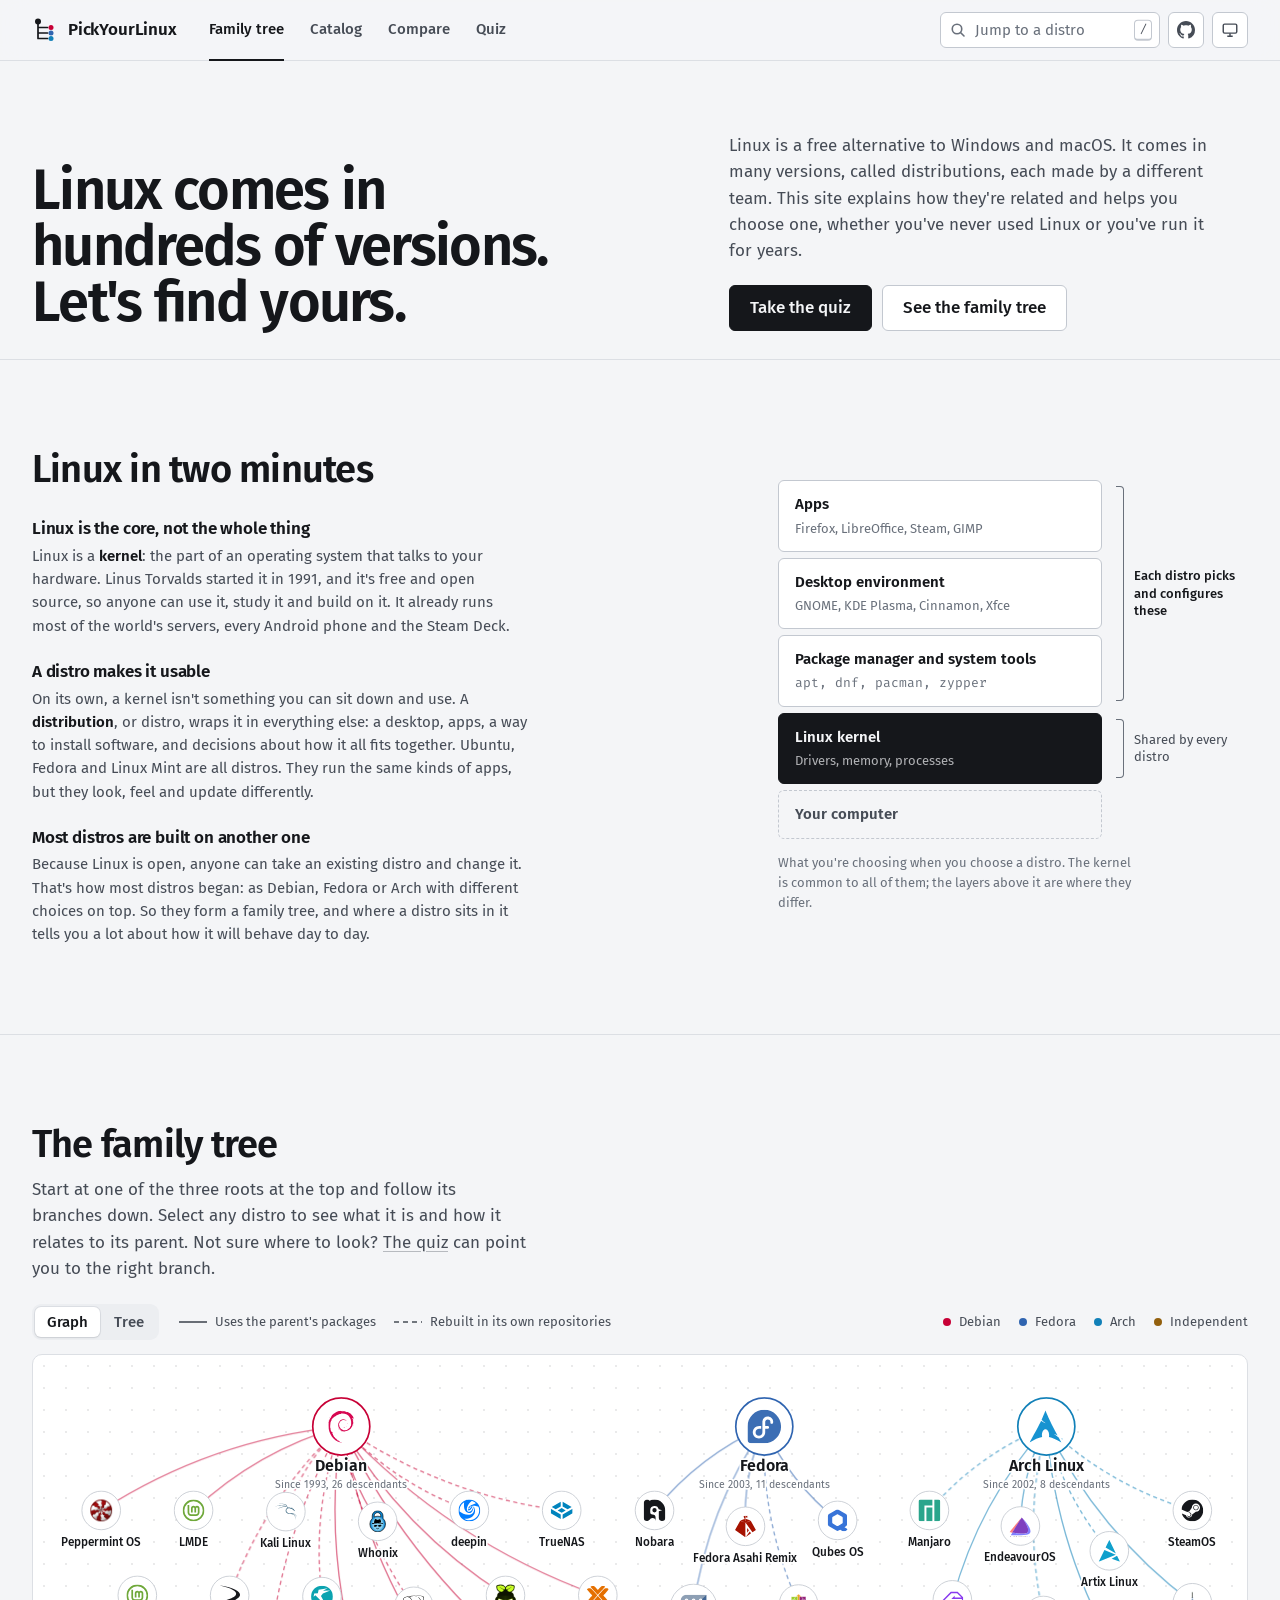
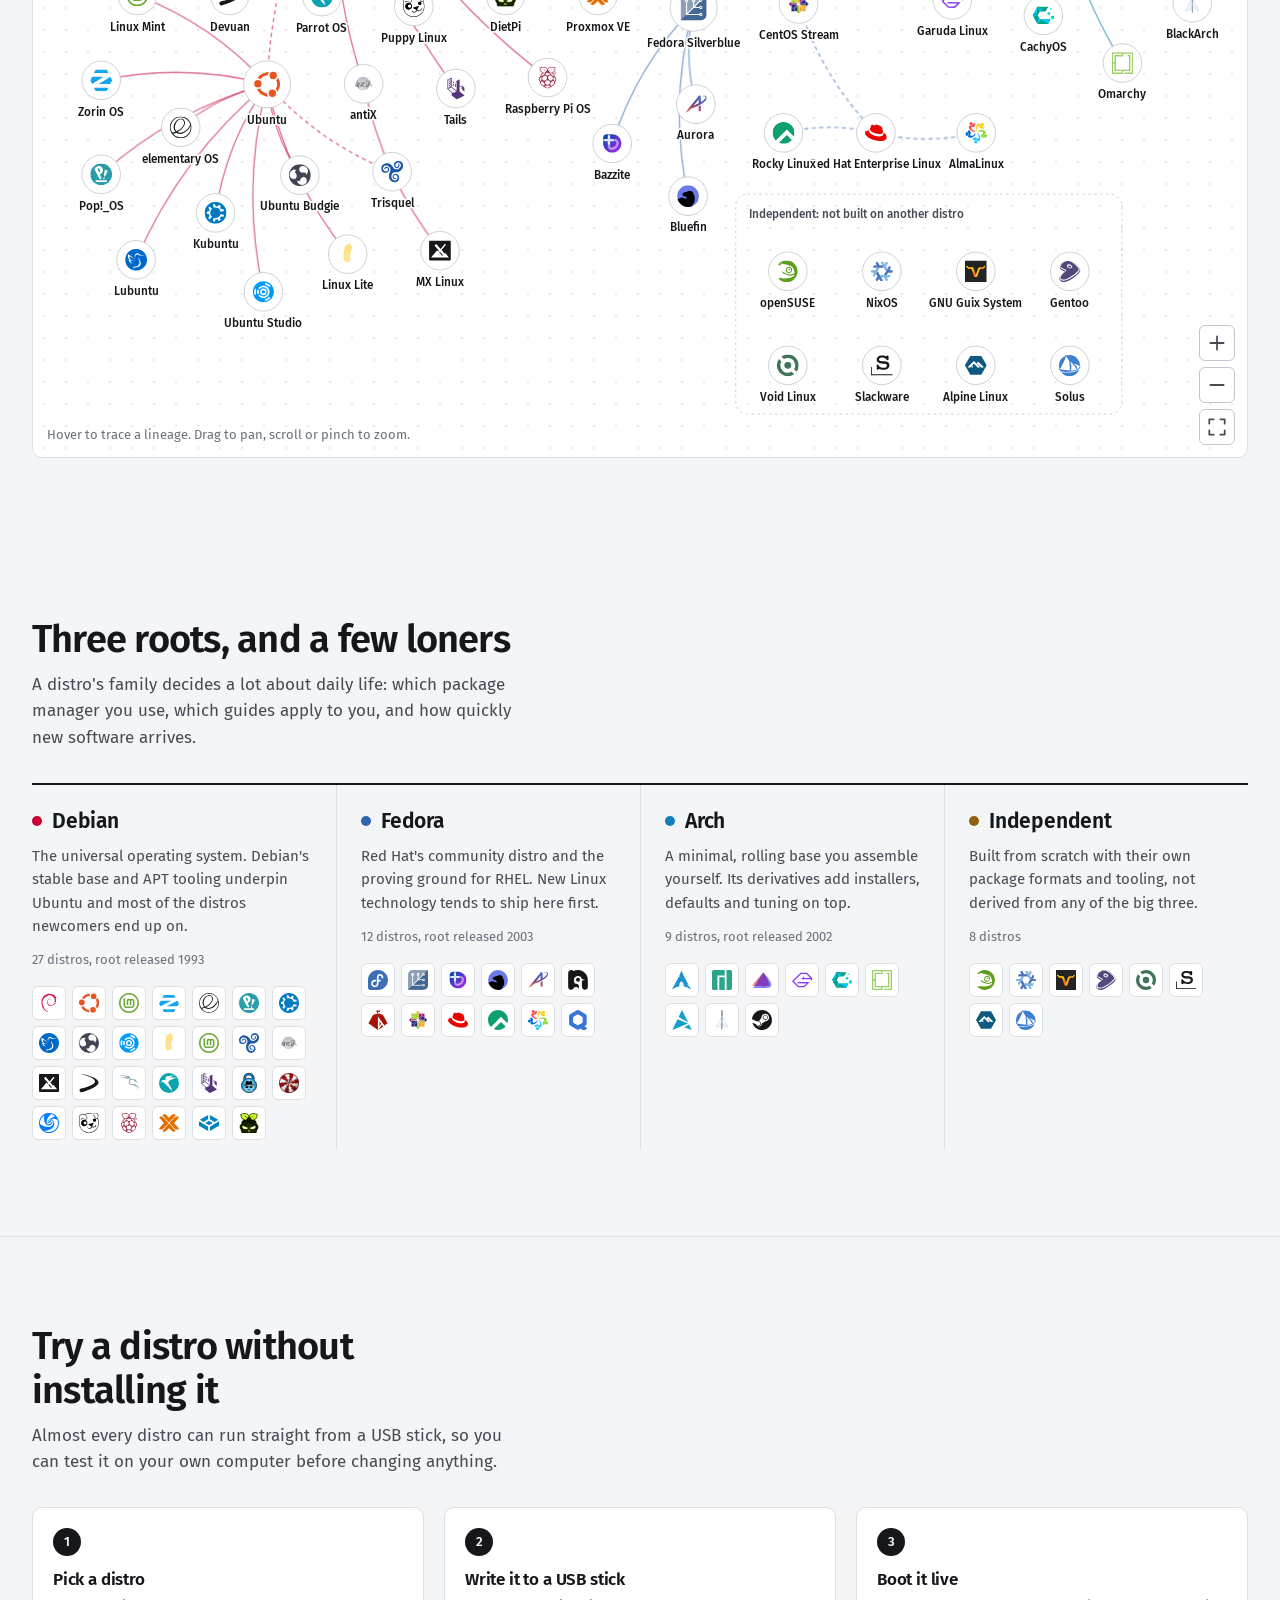
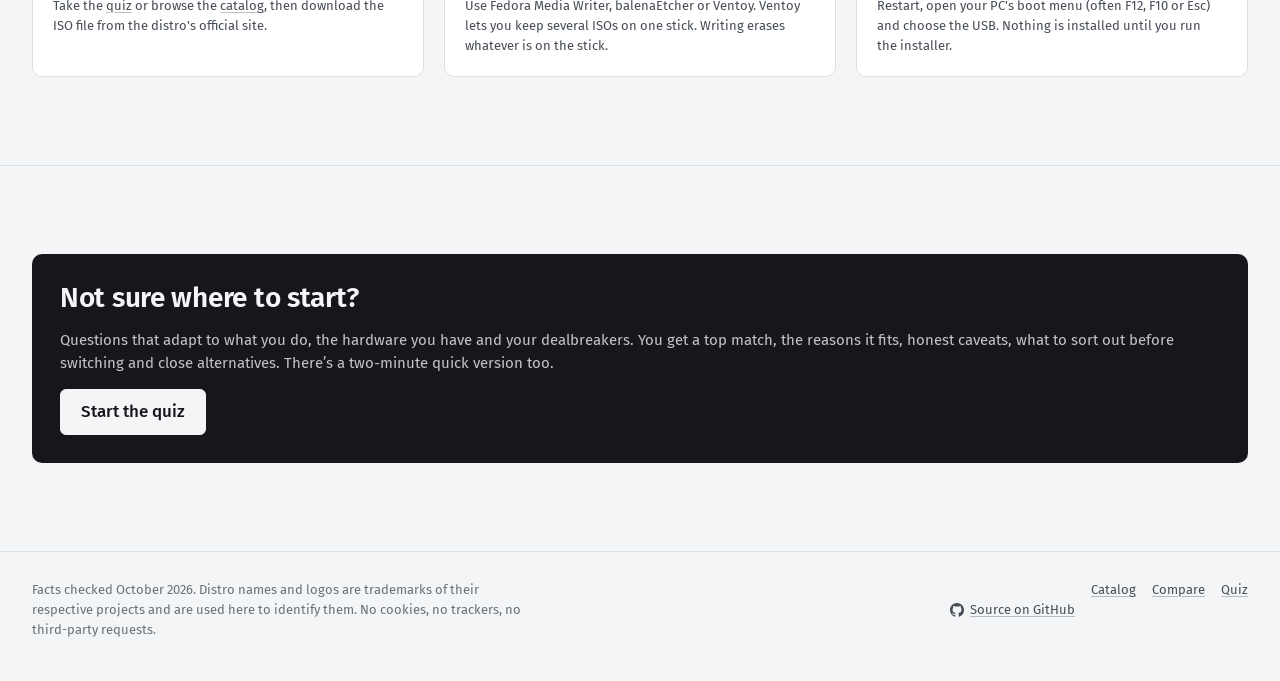
<file: index.html>
<!DOCTYPE html>
<html lang="en">
<head>
  <meta charset="utf-8">
  <meta name="viewport" content="width=device-width, initial-scale=1">
  <title>PickYourLinux · The Linux family tree</title>
  <meta name="description" content="See how Linux distributions are related, from Debian, Fedora and Arch down to the distros built on them, and find the one that fits you.">
  <meta name="theme-color" content="#F4F5F7" media="(prefers-color-scheme: light)">
  <meta name="theme-color" content="#15171A" media="(prefers-color-scheme: dark)">
  <link rel="icon" href="img/mark.svg" type="image/svg+xml">
  <script>try{var t=JSON.parse(localStorage.getItem("pyl-theme-mode"));if(t==="light"||t==="dark")document.documentElement.dataset.theme=t}catch(e){}</script>
  <link rel="stylesheet" href="css/main.css">
</head>
<body>
  <a class="skip-link" href="#main">Skip to content</a>

  <header class="site-header">
    <div class="wrap">
      <a class="brand" href="index.html" aria-label="PickYourLinux home">
        <svg class="brand-mark" viewBox="0 0 26 26" aria-hidden="true">
          <path class="b-line" d="M6 7v14.5M6 10.5h9.5M6 16h9.5M6 21.5h9.5" fill="none" stroke-width="1.7" stroke-linecap="round"/>
          <circle class="b-root" cx="6" cy="4.5" r="3"/>
          <circle class="b-a" cx="19" cy="10.5" r="2.5"/>
          <circle class="b-b" cx="19" cy="16" r="2.5"/>
          <circle class="b-c" cx="19" cy="21.5" r="2.5"/>
        </svg>
        <span>PickYourLinux</span>
      </a>
      <nav class="nav" id="siteNav" aria-label="Main">
        <a href="index.html#family-tree" aria-current="page">Family tree</a>
        <a href="catalog.html">Catalog</a>
        <a href="compare.html">Compare<span class="count" id="compareCount" hidden>0</span></a>
        <a href="quiz.html">Quiz</a>
      </nav>
      <div class="header-tools">
        <div class="jump" role="search">
          <svg class="jump-icon" viewBox="0 0 16 16" fill="none" stroke="currentColor" stroke-width="1.6" aria-hidden="true"><circle cx="7" cy="7" r="4.75"/><path d="m10.5 10.5 3.5 3.5" stroke-linecap="round"/></svg>
          <input id="jumpInput" type="search" placeholder="Jump to a distro" autocomplete="off" spellcheck="false" role="combobox" aria-expanded="false" aria-controls="jumpList" aria-autocomplete="list" aria-label="Jump to a distro">
          <kbd>/</kbd>
          <ul class="jump-list" id="jumpList" role="listbox" hidden></ul>
        </div>
        <a class="icon-btn" href="https://github.com/carlmasters02/PickYourLinux" data-repo rel="noopener" target="_blank" aria-label="Source code on GitHub (opens in a new tab)" title="Source code on GitHub"><svg viewBox="0 0 16 16" fill="currentColor" aria-hidden="true"><path d="M8 0C3.58 0 0 3.58 0 8c0 3.54 2.29 6.53 5.47 7.59.4.07.55-.17.55-.38 0-.19-.01-.82-.01-1.49-2.01.37-2.53-.49-2.69-.94-.09-.23-.48-.94-.82-1.13-.28-.15-.68-.52-.01-.53.63-.01 1.08.58 1.23.82.72 1.21 1.87.87 2.33.66.07-.52.28-.87.51-1.07-1.78-.2-3.64-.89-3.64-3.95 0-.87.31-1.59.82-2.15-.08-.2-.36-1.02.08-2.12 0 0 .67-.21 2.2.82.64-.18 1.32-.27 2-.27.68 0 1.36.09 2 .27 1.53-1.04 2.2-.82 2.2-.82.44 1.1.16 1.92.08 2.12.51.56.82 1.27.82 2.15 0 3.07-1.87 3.75-3.65 3.95.29.25.54.73.54 1.48 0 1.07-.01 1.93-.01 2.2 0 .21.15.46.55.38A8.013 8.013 0 0 0 16 8c0-4.42-3.58-8-8-8z"/></svg></a>
        <button class="icon-btn" id="themeToggle" type="button" aria-label="Theme"></button>
        <button class="icon-btn menu-btn" id="menuToggle" type="button" aria-label="Menu" aria-expanded="false" aria-controls="siteNav">
          <svg viewBox="0 0 20 20" fill="none" stroke="currentColor" stroke-width="1.6" stroke-linecap="round"><path d="M3 6h14M3 10h14M3 14h14"/></svg>
        </button>
      </div>
    </div>
  </header>

  <main id="main">
    <section class="hero">
      <div class="wrap hero-grid">
        <h1>Linux comes in hundreds of versions. Let's find yours.</h1>
        <div class="hero-copy">
          <p>Linux is a free alternative to Windows and macOS. It comes in many versions, called distributions, each made by a different team. This site explains how they're related and helps you choose one, whether you've never used Linux or you've run it for years.</p>
          <div class="actions">
            <a class="btn btn-primary btn-lg" href="quiz.html">Take the quiz</a>
            <a class="btn btn-lg" href="#family-tree">See the family tree</a>
          </div>
        </div>
      </div>
    </section>

    <section class="section intro" aria-labelledby="introTitle">
      <div class="wrap intro-grid">
        <div class="intro-copy">
          <h2 id="introTitle">Linux in two minutes</h2>
          <div class="beat">
            <h3>Linux is the core, not the whole thing</h3>
            <p>Linux is a <strong>kernel</strong>: the part of an operating system that talks to your hardware. Linus Torvalds started it in 1991, and it's free and open source, so anyone can use it, study it and build on it. It already runs most of the world's servers, every Android phone and the Steam Deck.</p>
          </div>
          <div class="beat">
            <h3>A distro makes it usable</h3>
            <p>On its own, a kernel isn't something you can sit down and use. A <strong>distribution</strong>, or distro, wraps it in everything else: a desktop, apps, a way to install software, and decisions about how it all fits together. Ubuntu, Fedora and Linux Mint are all distros. They run the same kinds of apps, but they look, feel and update differently.</p>
          </div>
          <div class="beat">
            <h3>Most distros are built on another one</h3>
            <p>Because Linux is open, anyone can take an existing distro and change it. That's how most distros began: as Debian, Fedora or Arch with different choices on top. So they form a family tree, and where a distro sits in it tells you a lot about how it will behave day to day.</p>
          </div>
        </div>

        <figure class="stack-fig">
          <div class="stack">
            <div class="layer" style="grid-row:1"><strong>Apps</strong><span>Firefox, LibreOffice, Steam, GIMP</span></div>
            <div class="layer" style="grid-row:2"><strong>Desktop environment</strong><span>GNOME, KDE Plasma, Cinnamon, Xfce</span></div>
            <div class="layer" style="grid-row:3"><strong>Package manager and system tools</strong><span class="mono">apt, dnf, pacman, zypper</span></div>
            <div class="layer kernel" style="grid-row:4"><strong>Linux kernel</strong><span>Drivers, memory, processes</span></div>
            <div class="layer hw" style="grid-row:5"><strong>Your computer</strong></div>
            <div class="note distro" style="grid-row:1 / 4">Each distro picks and configures these</div>
            <div class="note" style="grid-row:4">Shared by every distro</div>
          </div>
          <figcaption>What you're choosing when you choose a distro. The kernel is common to all of them; the layers above it are where they differ.</figcaption>
        </figure>
      </div>
    </section>

    <section class="explorer" id="family-tree" aria-labelledby="explorerTitle">
      <div class="wrap">
        <div class="section-head explorer-head">
          <h2 id="explorerTitle">The family tree</h2>
          <p>Start at one of the three roots at the top and follow its branches down. Select any distro to see what it is and how it relates to its parent. Not sure where to look? <a href="quiz.html">The quiz</a> can point you to the right branch.</p>
        </div>
        <div class="explorer-bar">
          <div class="segmented" role="group" aria-label="View">
            <button type="button" data-view="graph" aria-pressed="true">Graph</button>
            <button type="button" data-view="tree" aria-pressed="false">Tree</button>
          </div>
          <div class="legend">
            <span><svg viewBox="0 0 28 8" aria-hidden="true"><path d="M0 4h28" stroke="currentColor" stroke-width="1.6"/></svg>Uses the parent's packages</span>
            <span><svg viewBox="0 0 28 8" aria-hidden="true"><path d="M0 4h28" stroke="currentColor" stroke-width="1.6" stroke-dasharray="5 4"/></svg>Rebuilt in its own repositories</span>
          </div>
          <div class="spacer"></div>
          <div class="legend" aria-hidden="true">
            <span class="fam-key" data-family="debian"><i></i>Debian</span>
            <span class="fam-key" data-family="fedora"><i></i>Fedora</span>
            <span class="fam-key" data-family="arch"><i></i>Arch</span>
            <span class="fam-key" data-family="independent"><i></i>Independent</span>
          </div>
        </div>

        <div class="stage">
          <div class="graph" id="graph" aria-label="Interactive family graph. Use the Tree view for a text list.">
            <div class="graph-controls">
              <button class="icon-btn" type="button" data-zoom="in" aria-label="Zoom in"><svg viewBox="0 0 20 20" fill="none" stroke="currentColor" stroke-width="1.6" stroke-linecap="round"><path d="M10 4v12M4 10h12"/></svg></button>
              <button class="icon-btn" type="button" data-zoom="out" aria-label="Zoom out"><svg viewBox="0 0 20 20" fill="none" stroke="currentColor" stroke-width="1.6" stroke-linecap="round"><path d="M4 10h12"/></svg></button>
              <button class="icon-btn" type="button" data-zoom="fit" aria-label="Fit to screen"><svg viewBox="0 0 20 20" fill="none" stroke="currentColor" stroke-width="1.6" stroke-linecap="round" stroke-linejoin="round"><path d="M3 7V3h4M13 3h4v4M17 13v4h-4M7 17H3v-4"/></svg></button>
            </div>
            <p class="graph-hint"><span class="pointer-only">Hover to trace a lineage. </span>Drag to pan, scroll or pinch to zoom.</p>
          </div>
          <div class="tree" id="tree" hidden></div>
          <aside class="peek" id="peek" hidden aria-live="polite"></aside>
        </div>
        <noscript><p class="muted" style="margin-top:12px">The family tree needs JavaScript. The <a href="catalog.html">catalog</a> lists every distro too.</p></noscript>
      </div>
    </section>

    <section class="section" aria-labelledby="familiesTitle">
      <div class="wrap">
        <div class="section-head">
          <h2 id="familiesTitle">Three roots, and a few loners</h2>
          <p>A distro's family decides a lot about daily life: which package manager you use, which guides apply to you, and how quickly new software arrives.</p>
        </div>
        <div class="families" id="families"></div>
      </div>
    </section>

    <section class="section" aria-labelledby="startTitle">
      <div class="wrap">
        <div class="section-head">
          <h2 id="startTitle">Try a distro without installing it</h2>
          <p>Almost every distro can run straight from a USB stick, so you can test it on your own computer before changing anything.</p>
        </div>
        <ol class="steps">
          <li>
            <h3>Pick a distro</h3>
            <p>Take the <a href="quiz.html">quiz</a> or browse the <a href="catalog.html">catalog</a>, then download the ISO file from the distro's official site.</p>
          </li>
          <li>
            <h3>Write it to a USB stick</h3>
            <p>Use Fedora Media Writer, balenaEtcher or Ventoy. Ventoy lets you keep several ISOs on one stick. Writing erases whatever is on the stick.</p>
          </li>
          <li>
            <h3>Boot it live</h3>
            <p>Restart, open your PC's boot menu (often F12, F10 or Esc) and choose the USB. Nothing is installed until you run the installer.</p>
          </li>
        </ol>
      </div>
    </section>

    <section class="section">
      <div class="wrap">
        <div class="callout">
          <h2>Not sure where to start?</h2>
          <p>Questions that adapt to what you do, the hardware you have and your dealbreakers. You get a top match, the reasons it fits, honest caveats, what to sort out before switching and close alternatives. There’s a two-minute quick version too.</p>
          <a class="btn btn-primary btn-lg" href="quiz.html">Start the quiz</a>
        </div>
      </div>
    </section>
  </main>

  <footer class="site-footer">
    <div class="wrap">
      <p>Facts checked October 2026. Distro names and logos are trademarks of their respective projects and are used here to identify them. No cookies, no trackers, no third-party requests.</p>
      <nav aria-label="Footer">
        <a href="https://github.com/carlmasters02/PickYourLinux" data-repo rel="noopener" target="_blank" class="gh-link"><svg viewBox="0 0 16 16" fill="currentColor" aria-hidden="true"><path d="M8 0C3.58 0 0 3.58 0 8c0 3.54 2.29 6.53 5.47 7.59.4.07.55-.17.55-.38 0-.19-.01-.82-.01-1.49-2.01.37-2.53-.49-2.69-.94-.09-.23-.48-.94-.82-1.13-.28-.15-.68-.52-.01-.53.63-.01 1.08.58 1.23.82.72 1.21 1.87.87 2.33.66.07-.52.28-.87.51-1.07-1.78-.2-3.64-.89-3.64-3.95 0-.87.31-1.59.82-2.15-.08-.2-.36-1.02.08-2.12 0 0 .67-.21 2.2.82.64-.18 1.32-.27 2-.27.68 0 1.36.09 2 .27 1.53-1.04 2.2-.82 2.2-.82.44 1.1.16 1.92.08 2.12.51.56.82 1.27.82 2.15 0 3.07-1.87 3.75-3.65 3.95.29.25.54.73.54 1.48 0 1.07-.01 1.93-.01 2.2 0 .21.15.46.55.38A8.013 8.013 0 0 0 16 8c0-4.42-3.58-8-8-8z"/></svg><span>Source on GitHub</span></a>
        <a href="catalog.html">Catalog</a>
        <a href="compare.html">Compare</a>
        <a href="quiz.html">Quiz</a>
      </nav>
    </div>
  </footer>

  <script src="js/editions.js"></script>
  <script src="js/data.js"></script>
  <script src="js/logos.js"></script>
  <script src="js/common.js"></script>
  <script src="js/vendor/d3.min.js"></script>
  <script src="js/home.js"></script>
</body>
</html>
</file>
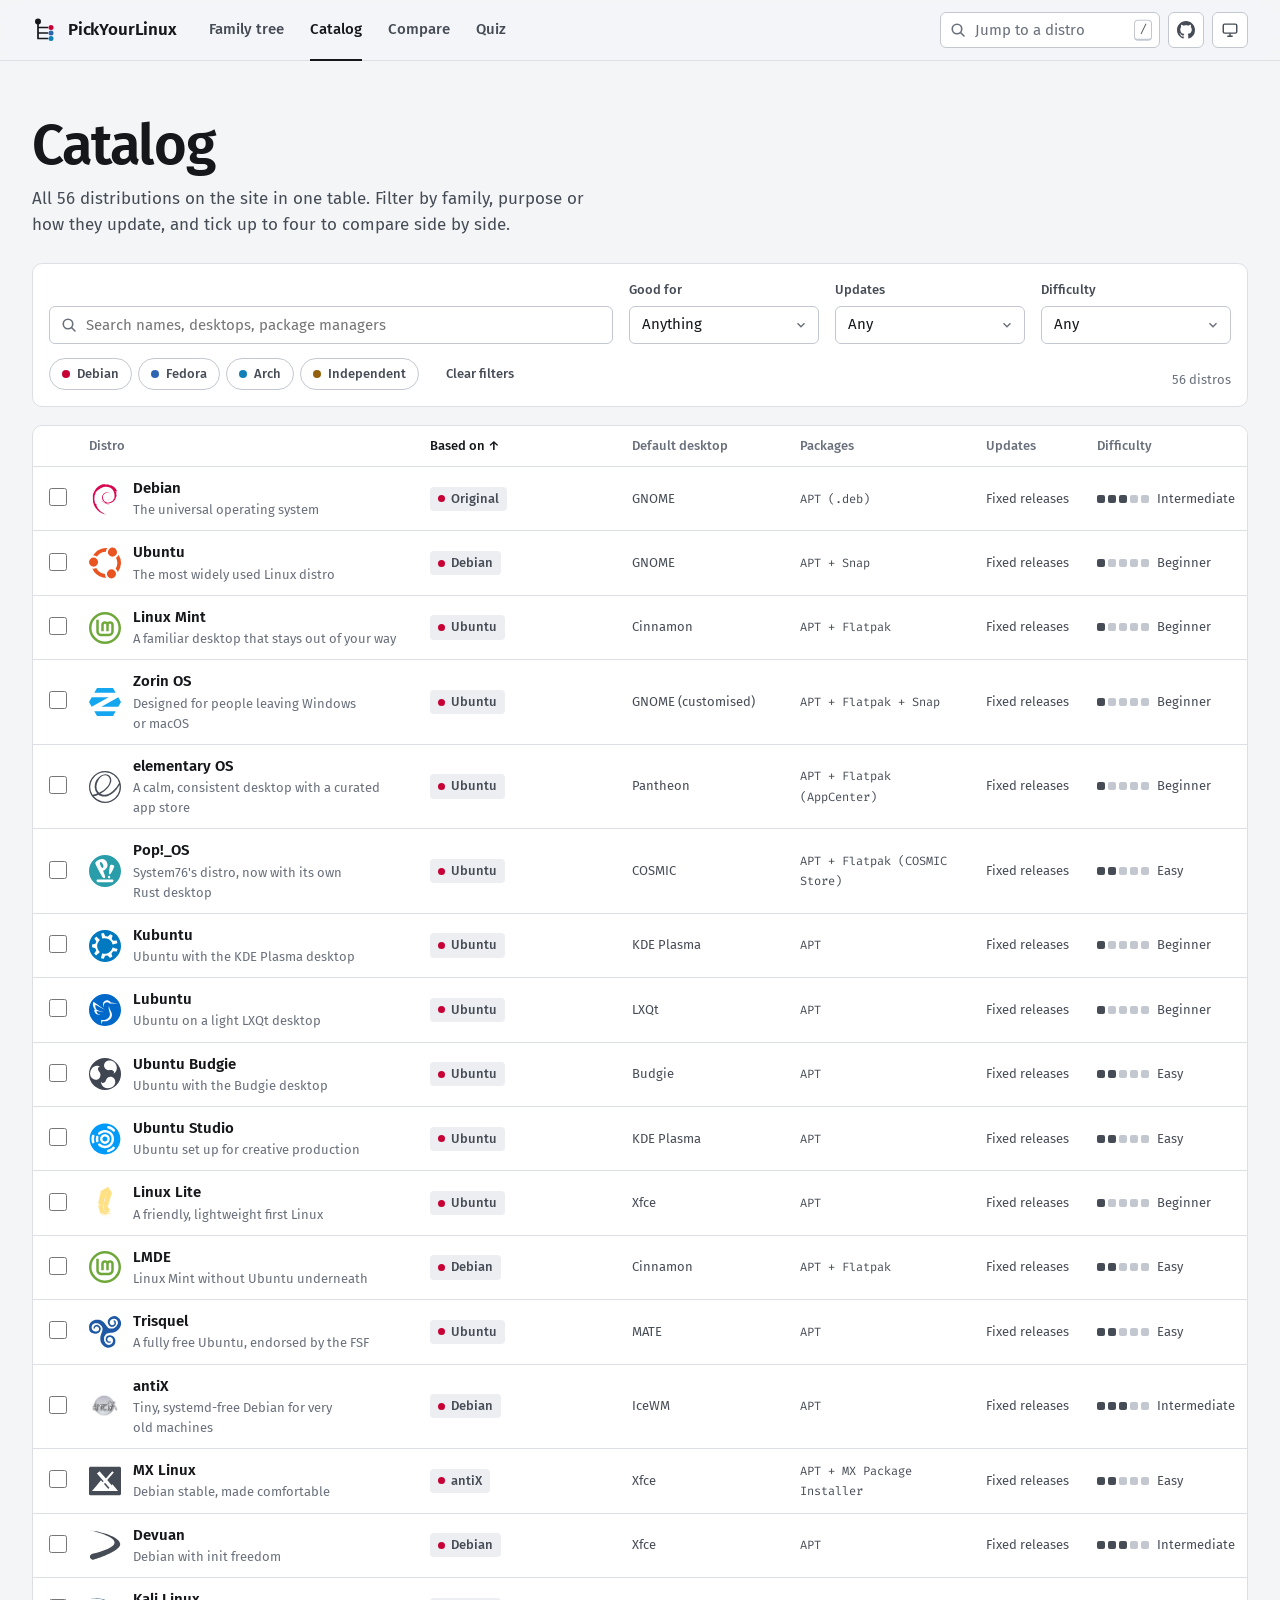
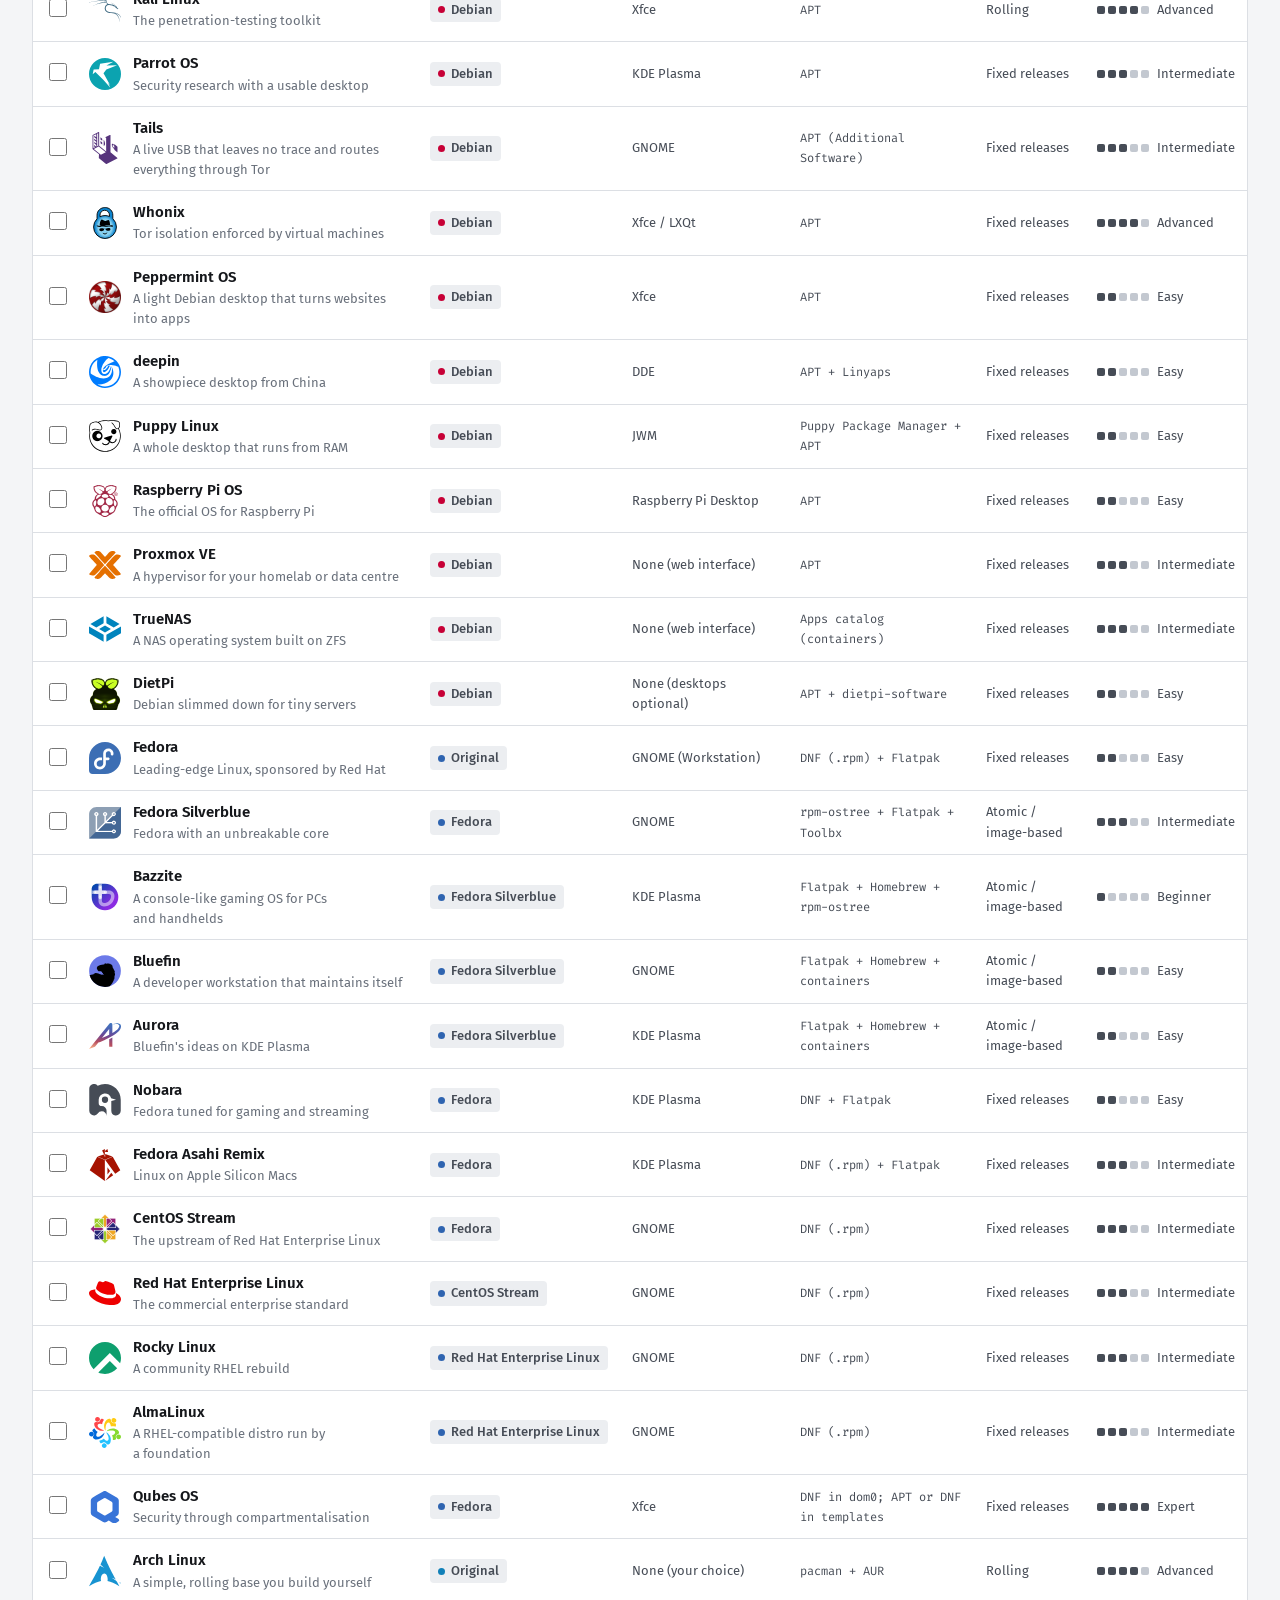
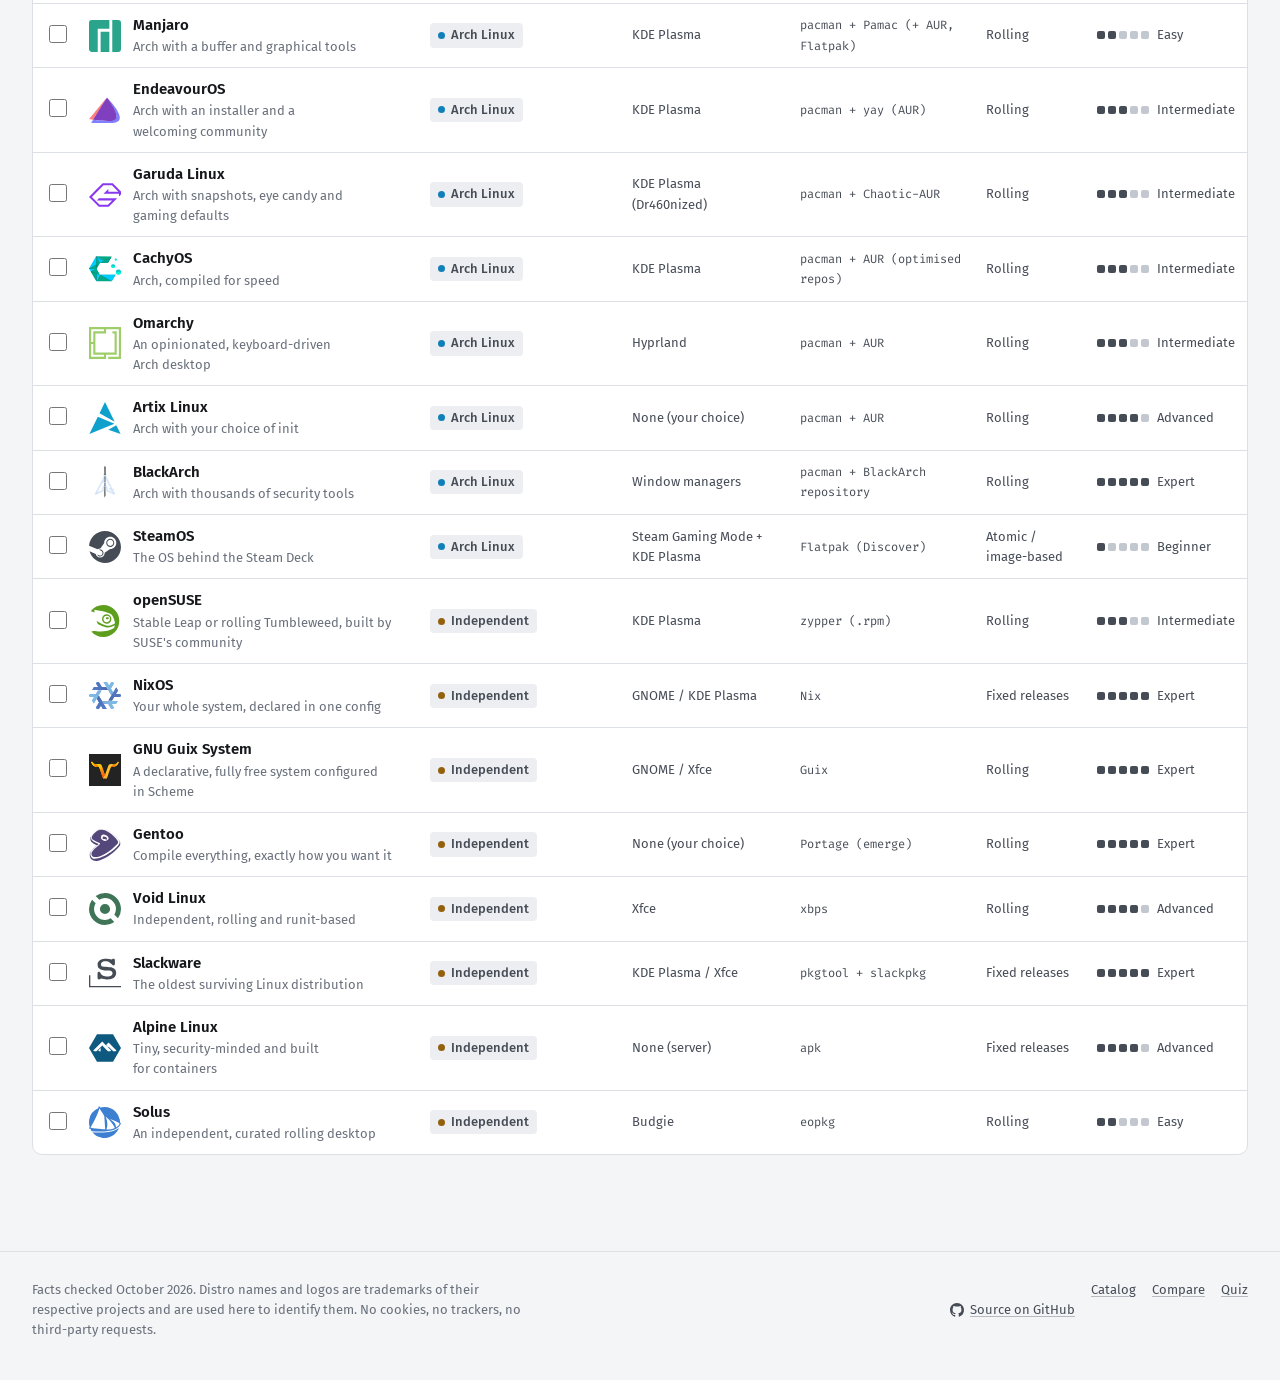
<file: catalog.html>
<!DOCTYPE html>
<html lang="en">
<head>
  <meta charset="utf-8">
  <meta name="viewport" content="width=device-width, initial-scale=1">
  <title>Catalog · PickYourLinux</title>
  <meta name="description" content="Every Linux distribution on PickYourLinux in one sortable, filterable table: family, desktop, package manager, update model and difficulty.">
  <meta name="theme-color" content="#F4F5F7" media="(prefers-color-scheme: light)">
  <meta name="theme-color" content="#15171A" media="(prefers-color-scheme: dark)">
  <link rel="icon" href="img/mark.svg" type="image/svg+xml">
  <script>try{var t=JSON.parse(localStorage.getItem("pyl-theme-mode"));if(t==="light"||t==="dark")document.documentElement.dataset.theme=t}catch(e){}</script>
  <link rel="stylesheet" href="css/main.css">
</head>
<body>
  <a class="skip-link" href="#main">Skip to content</a>

  <header class="site-header">
    <div class="wrap">
      <a class="brand" href="index.html" aria-label="PickYourLinux home">
        <svg class="brand-mark" viewBox="0 0 26 26" aria-hidden="true">
          <path class="b-line" d="M6 7v14.5M6 10.5h9.5M6 16h9.5M6 21.5h9.5" fill="none" stroke-width="1.7" stroke-linecap="round"/>
          <circle class="b-root" cx="6" cy="4.5" r="3"/>
          <circle class="b-a" cx="19" cy="10.5" r="2.5"/>
          <circle class="b-b" cx="19" cy="16" r="2.5"/>
          <circle class="b-c" cx="19" cy="21.5" r="2.5"/>
        </svg>
        <span>PickYourLinux</span>
      </a>
      <nav class="nav" id="siteNav" aria-label="Main">
        <a href="index.html#family-tree">Family tree</a>
        <a href="catalog.html" aria-current="page">Catalog</a>
        <a href="compare.html">Compare<span class="count" id="compareCount" hidden>0</span></a>
        <a href="quiz.html">Quiz</a>
      </nav>
      <div class="header-tools">
        <div class="jump" role="search">
          <svg class="jump-icon" viewBox="0 0 16 16" fill="none" stroke="currentColor" stroke-width="1.6" aria-hidden="true"><circle cx="7" cy="7" r="4.75"/><path d="m10.5 10.5 3.5 3.5" stroke-linecap="round"/></svg>
          <input id="jumpInput" type="search" placeholder="Jump to a distro" autocomplete="off" spellcheck="false" role="combobox" aria-expanded="false" aria-controls="jumpList" aria-autocomplete="list" aria-label="Jump to a distro">
          <kbd>/</kbd>
          <ul class="jump-list" id="jumpList" role="listbox" hidden></ul>
        </div>
        <a class="icon-btn" href="https://github.com/carlmasters02/PickYourLinux" data-repo rel="noopener" target="_blank" aria-label="Source code on GitHub (opens in a new tab)" title="Source code on GitHub"><svg viewBox="0 0 16 16" fill="currentColor" aria-hidden="true"><path d="M8 0C3.58 0 0 3.58 0 8c0 3.54 2.29 6.53 5.47 7.59.4.07.55-.17.55-.38 0-.19-.01-.82-.01-1.49-2.01.37-2.53-.49-2.69-.94-.09-.23-.48-.94-.82-1.13-.28-.15-.68-.52-.01-.53.63-.01 1.08.58 1.23.82.72 1.21 1.87.87 2.33.66.07-.52.28-.87.51-1.07-1.78-.2-3.64-.89-3.64-3.95 0-.87.31-1.59.82-2.15-.08-.2-.36-1.02.08-2.12 0 0 .67-.21 2.2.82.64-.18 1.32-.27 2-.27.68 0 1.36.09 2 .27 1.53-1.04 2.2-.82 2.2-.82.44 1.1.16 1.92.08 2.12.51.56.82 1.27.82 2.15 0 3.07-1.87 3.75-3.65 3.95.29.25.54.73.54 1.48 0 1.07-.01 1.93-.01 2.2 0 .21.15.46.55.38A8.013 8.013 0 0 0 16 8c0-4.42-3.58-8-8-8z"/></svg></a>
        <button class="icon-btn" id="themeToggle" type="button" aria-label="Theme"></button>
        <button class="icon-btn menu-btn" id="menuToggle" type="button" aria-label="Menu" aria-expanded="false" aria-controls="siteNav">
          <svg viewBox="0 0 20 20" fill="none" stroke="currentColor" stroke-width="1.6" stroke-linecap="round"><path d="M3 6h14M3 10h14M3 14h14"/></svg>
        </button>
      </div>
    </div>
  </header>

  <main id="main">
    <div class="wrap">
      <header class="page-head">
        <h1>Catalog</h1>
        <p id="catalogIntro">Every distribution on the site in one table. Filter by family, purpose or how it updates, and tick up to four to compare side by side.</p>
      </header>

      <form class="filters" id="filters" role="search" aria-label="Filter distros">
        <div class="filters-row">
          <label class="search">
            <span class="visually-hidden">Search</span>
            <svg viewBox="0 0 16 16" fill="none" stroke="currentColor" stroke-width="1.6" aria-hidden="true"><circle cx="7" cy="7" r="4.75"/><path d="m10.5 10.5 3.5 3.5" stroke-linecap="round"/></svg>
            <input class="input" id="q" name="q" type="search" placeholder="Search names, desktops, package managers" autocomplete="off">
          </label>
          <label class="field">
            <span>Good for</span>
            <select class="select" id="use" name="use">
              <option value="">Anything</option>
              <option value="beginner">Beginners</option>
              <option value="gaming">Gaming</option>
              <option value="dev">Development</option>
              <option value="server">Servers</option>
              <option value="old">Older hardware</option>
              <option value="privacy">Privacy</option>
              <option value="creative">Creative work</option>
              <option value="tinker">Tinkering</option>
              <option value="ai">AI and machine learning</option>
              <option value="security">Security research</option>
              <option value="handheld">Handhelds</option>
              <option value="tiling">Tiling desktops</option>
              <option value="free">Software freedom</option>
            </select>
          </label>
          <label class="field">
            <span>Updates</span>
            <select class="select" id="cycle" name="cycle">
              <option value="">Any</option>
              <option value="fixed">Fixed releases</option>
              <option value="rolling">Rolling</option>
              <option value="atomic">Atomic / image-based</option>
            </select>
          </label>
          <label class="field">
            <span>Difficulty</span>
            <select class="select" id="diff" name="diff">
              <option value="">Any</option>
              <option value="easy">Beginner or easy</option>
              <option value="mid">Intermediate</option>
              <option value="hard">Advanced or expert</option>
            </select>
          </label>
        </div>
        <div class="filters-row">
          <div class="chips" id="famChips" role="group" aria-label="Family"></div>
          <button class="btn btn-ghost btn-sm" type="reset" id="resetFilters">Clear filters</button>
          <span class="result-count" id="resultCount" aria-live="polite"></span>
        </div>
      </form>

      <div class="table-wrap">
        <table class="distro-table">
          <caption class="visually-hidden">Linux distributions</caption>
          <thead>
            <tr>
              <th class="col-check" scope="col"><span class="visually-hidden">Compare</span></th>
              <th scope="col" data-sort="name"><button type="button">Distro</button></th>
              <th scope="col" data-sort="family"><button type="button">Based on</button></th>
              <th scope="col">Default desktop</th>
              <th scope="col">Packages</th>
              <th scope="col" data-sort="cycle"><button type="button">Updates</button></th>
              <th scope="col" data-sort="difficulty"><button type="button">Difficulty</button></th>
            </tr>
          </thead>
          <tbody id="rows"></tbody>
        </table>
        <div class="empty-state" id="empty" hidden>
          <p>No distro matches all of those filters.</p>
          <button class="btn" type="button" id="emptyReset">Clear filters</button>
        </div>
      </div>
      <div style="height:96px"></div>
    </div>
  </main>

  <div class="compare-tray" id="tray" hidden>
    <span class="logos" id="trayLogos"></span>
    <span id="trayText"></span>
    <a class="btn btn-primary" id="trayGo" href="compare.html">Compare</a>
    <button class="btn btn-ghost" type="button" id="trayClear">Clear</button>
  </div>



  <footer class="site-footer">
    <div class="wrap">
      <p>Facts checked October 2026. Distro names and logos are trademarks of their respective projects and are used here to identify them. No cookies, no trackers, no third-party requests.</p>
      <nav aria-label="Footer">
        <a href="https://github.com/carlmasters02/PickYourLinux" data-repo rel="noopener" target="_blank" class="gh-link"><svg viewBox="0 0 16 16" fill="currentColor" aria-hidden="true"><path d="M8 0C3.58 0 0 3.58 0 8c0 3.54 2.29 6.53 5.47 7.59.4.07.55-.17.55-.38 0-.19-.01-.82-.01-1.49-2.01.37-2.53-.49-2.69-.94-.09-.23-.48-.94-.82-1.13-.28-.15-.68-.52-.01-.53.63-.01 1.08.58 1.23.82.72 1.21 1.87.87 2.33.66.07-.52.28-.87.51-1.07-1.78-.2-3.64-.89-3.64-3.95 0-.87.31-1.59.82-2.15-.08-.2-.36-1.02.08-2.12 0 0 .67-.21 2.2.82.64-.18 1.32-.27 2-.27.68 0 1.36.09 2 .27 1.53-1.04 2.2-.82 2.2-.82.44 1.1.16 1.92.08 2.12.51.56.82 1.27.82 2.15 0 3.07-1.87 3.75-3.65 3.95.29.25.54.73.54 1.48 0 1.07-.01 1.93-.01 2.2 0 .21.15.46.55.38A8.013 8.013 0 0 0 16 8c0-4.42-3.58-8-8-8z"/></svg><span>Source on GitHub</span></a>
        <a href="catalog.html">Catalog</a>
        <a href="compare.html">Compare</a>
        <a href="quiz.html">Quiz</a>
      </nav>
    </div>
  </footer>

  <script src="js/editions.js"></script>
  <script src="js/data.js"></script>
  <script src="js/logos.js"></script>
  <script src="js/common.js"></script>
  <script src="js/catalog.js"></script>
</body>
</html>
</file>
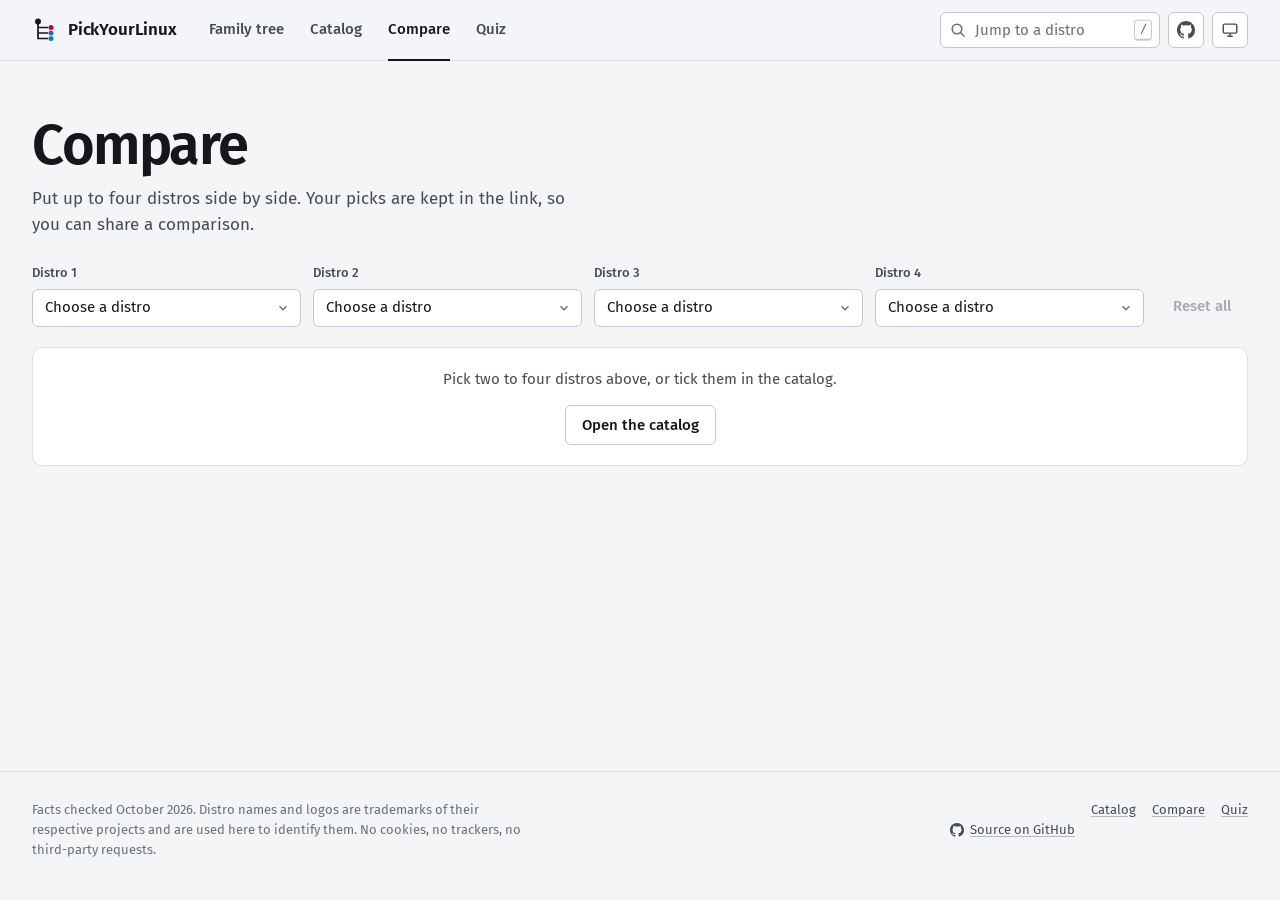
<file: compare.html>
<!DOCTYPE html>
<html lang="en">
<head>
  <meta charset="utf-8">
  <meta name="viewport" content="width=device-width, initial-scale=1">
  <title>Compare · PickYourLinux</title>
  <meta name="description" content="Compare Linux distributions side by side: lineage, desktop, package manager, updates, strengths, pros and cons.">
  <meta name="theme-color" content="#F4F5F7" media="(prefers-color-scheme: light)">
  <meta name="theme-color" content="#15171A" media="(prefers-color-scheme: dark)">
  <link rel="icon" href="img/mark.svg" type="image/svg+xml">
  <script>try{var t=JSON.parse(localStorage.getItem("pyl-theme-mode"));if(t==="light"||t==="dark")document.documentElement.dataset.theme=t}catch(e){}</script>
  <link rel="stylesheet" href="css/main.css">
</head>
<body>
  <a class="skip-link" href="#main">Skip to content</a>

  <header class="site-header">
    <div class="wrap">
      <a class="brand" href="index.html" aria-label="PickYourLinux home">
        <svg class="brand-mark" viewBox="0 0 26 26" aria-hidden="true">
          <path class="b-line" d="M6 7v14.5M6 10.5h9.5M6 16h9.5M6 21.5h9.5" fill="none" stroke-width="1.7" stroke-linecap="round"/>
          <circle class="b-root" cx="6" cy="4.5" r="3"/>
          <circle class="b-a" cx="19" cy="10.5" r="2.5"/>
          <circle class="b-b" cx="19" cy="16" r="2.5"/>
          <circle class="b-c" cx="19" cy="21.5" r="2.5"/>
        </svg>
        <span>PickYourLinux</span>
      </a>
      <nav class="nav" id="siteNav" aria-label="Main">
        <a href="index.html#family-tree">Family tree</a>
        <a href="catalog.html">Catalog</a>
        <a href="compare.html" aria-current="page">Compare<span class="count" id="compareCount" hidden>0</span></a>
        <a href="quiz.html">Quiz</a>
      </nav>
      <div class="header-tools">
        <div class="jump" role="search">
          <svg class="jump-icon" viewBox="0 0 16 16" fill="none" stroke="currentColor" stroke-width="1.6" aria-hidden="true"><circle cx="7" cy="7" r="4.75"/><path d="m10.5 10.5 3.5 3.5" stroke-linecap="round"/></svg>
          <input id="jumpInput" type="search" placeholder="Jump to a distro" autocomplete="off" spellcheck="false" role="combobox" aria-expanded="false" aria-controls="jumpList" aria-autocomplete="list" aria-label="Jump to a distro">
          <kbd>/</kbd>
          <ul class="jump-list" id="jumpList" role="listbox" hidden></ul>
        </div>
        <a class="icon-btn" href="https://github.com/carlmasters02/PickYourLinux" data-repo rel="noopener" target="_blank" aria-label="Source code on GitHub (opens in a new tab)" title="Source code on GitHub"><svg viewBox="0 0 16 16" fill="currentColor" aria-hidden="true"><path d="M8 0C3.58 0 0 3.58 0 8c0 3.54 2.29 6.53 5.47 7.59.4.07.55-.17.55-.38 0-.19-.01-.82-.01-1.49-2.01.37-2.53-.49-2.69-.94-.09-.23-.48-.94-.82-1.13-.28-.15-.68-.52-.01-.53.63-.01 1.08.58 1.23.82.72 1.21 1.87.87 2.33.66.07-.52.28-.87.51-1.07-1.78-.2-3.64-.89-3.64-3.95 0-.87.31-1.59.82-2.15-.08-.2-.36-1.02.08-2.12 0 0 .67-.21 2.2.82.64-.18 1.32-.27 2-.27.68 0 1.36.09 2 .27 1.53-1.04 2.2-.82 2.2-.82.44 1.1.16 1.92.08 2.12.51.56.82 1.27.82 2.15 0 3.07-1.87 3.75-3.65 3.95.29.25.54.73.54 1.48 0 1.07-.01 1.93-.01 2.2 0 .21.15.46.55.38A8.013 8.013 0 0 0 16 8c0-4.42-3.58-8-8-8z"/></svg></a>
        <button class="icon-btn" id="themeToggle" type="button" aria-label="Theme"></button>
        <button class="icon-btn menu-btn" id="menuToggle" type="button" aria-label="Menu" aria-expanded="false" aria-controls="siteNav">
          <svg viewBox="0 0 20 20" fill="none" stroke="currentColor" stroke-width="1.6" stroke-linecap="round"><path d="M3 6h14M3 10h14M3 14h14"/></svg>
        </button>
      </div>
    </div>
  </header>

  <main id="main">
    <div class="wrap">
      <header class="page-head">
        <h1>Compare</h1>
        <p>Put up to four distros side by side. Your picks are kept in the link, so you can share a comparison.</p>
      </header>
      <div class="compare-pickers" id="pickers"></div>
      <div id="compareOut"></div>
      <div style="height:72px"></div>
    </div>
  </main>



  <footer class="site-footer">
    <div class="wrap">
      <p>Facts checked October 2026. Distro names and logos are trademarks of their respective projects and are used here to identify them. No cookies, no trackers, no third-party requests.</p>
      <nav aria-label="Footer">
        <a href="https://github.com/carlmasters02/PickYourLinux" data-repo rel="noopener" target="_blank" class="gh-link"><svg viewBox="0 0 16 16" fill="currentColor" aria-hidden="true"><path d="M8 0C3.58 0 0 3.58 0 8c0 3.54 2.29 6.53 5.47 7.59.4.07.55-.17.55-.38 0-.19-.01-.82-.01-1.49-2.01.37-2.53-.49-2.69-.94-.09-.23-.48-.94-.82-1.13-.28-.15-.68-.52-.01-.53.63-.01 1.08.58 1.23.82.72 1.21 1.87.87 2.33.66.07-.52.28-.87.51-1.07-1.78-.2-3.64-.89-3.64-3.95 0-.87.31-1.59.82-2.15-.08-.2-.36-1.02.08-2.12 0 0 .67-.21 2.2.82.64-.18 1.32-.27 2-.27.68 0 1.36.09 2 .27 1.53-1.04 2.2-.82 2.2-.82.44 1.1.16 1.92.08 2.12.51.56.82 1.27.82 2.15 0 3.07-1.87 3.75-3.65 3.95.29.25.54.73.54 1.48 0 1.07-.01 1.93-.01 2.2 0 .21.15.46.55.38A8.013 8.013 0 0 0 16 8c0-4.42-3.58-8-8-8z"/></svg><span>Source on GitHub</span></a>
        <a href="catalog.html">Catalog</a>
        <a href="compare.html">Compare</a>
        <a href="quiz.html">Quiz</a>
      </nav>
    </div>
  </footer>

  <script src="js/editions.js"></script>
  <script src="js/data.js"></script>
  <script src="js/logos.js"></script>
  <script src="js/common.js"></script>
  <script src="js/compare.js"></script>
</body>
</html>
</file>
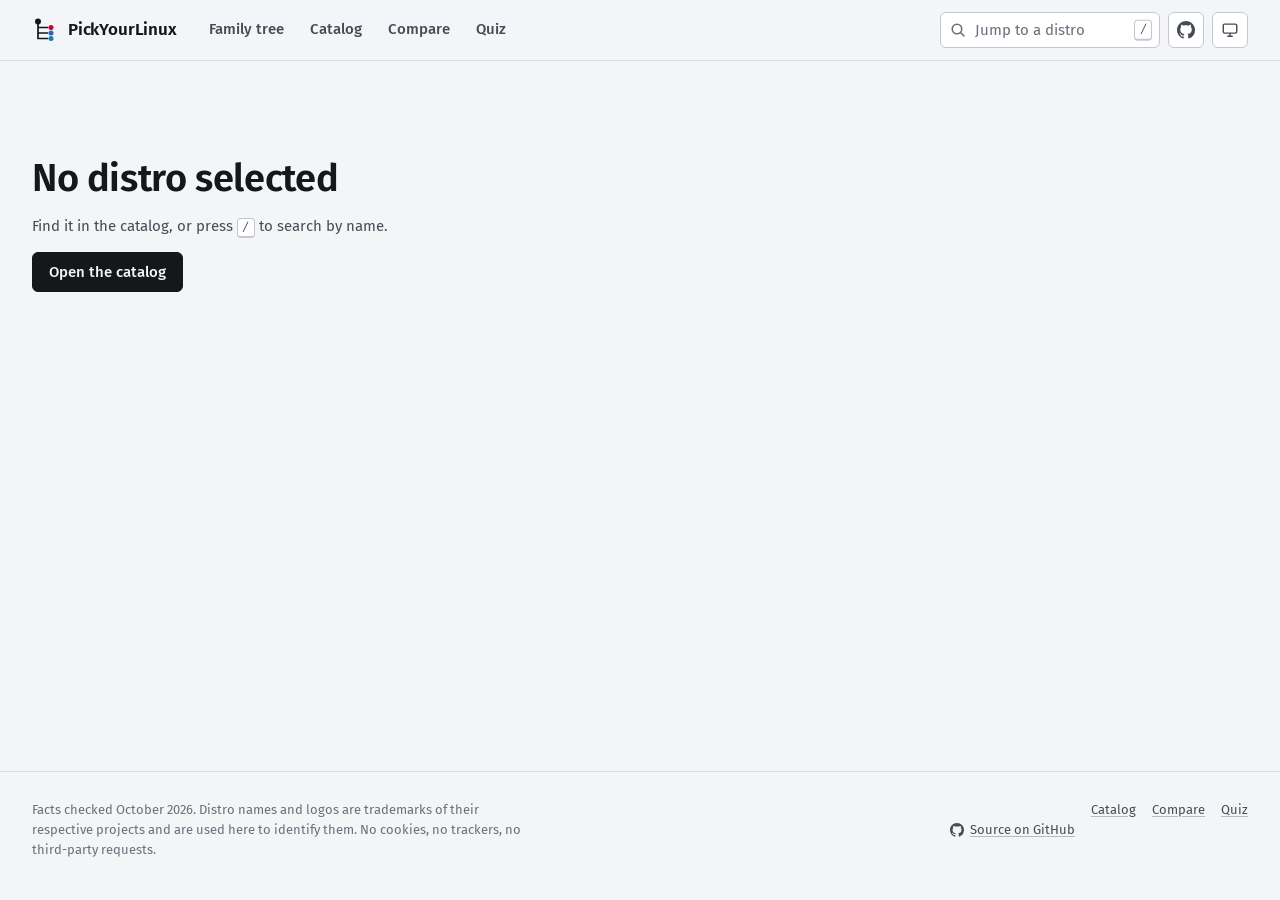
<file: distro.html>
<!DOCTYPE html>
<html lang="en">
<head>
  <meta charset="utf-8">
  <meta name="viewport" content="width=device-width, initial-scale=1">
  <title>Distro · PickYourLinux</title>
  <meta name="description" content="Lineage, desktop, package manager, update model, pros and cons for a Linux distribution.">
  <meta name="theme-color" content="#F4F5F7" media="(prefers-color-scheme: light)">
  <meta name="theme-color" content="#15171A" media="(prefers-color-scheme: dark)">
  <link rel="icon" href="img/mark.svg" type="image/svg+xml">
  <script>try{var t=JSON.parse(localStorage.getItem("pyl-theme-mode"));if(t==="light"||t==="dark")document.documentElement.dataset.theme=t}catch(e){}</script>
  <link rel="stylesheet" href="css/main.css">
</head>
<body>
  <a class="skip-link" href="#main">Skip to content</a>

  <header class="site-header">
    <div class="wrap">
      <a class="brand" href="index.html" aria-label="PickYourLinux home">
        <svg class="brand-mark" viewBox="0 0 26 26" aria-hidden="true">
          <path class="b-line" d="M6 7v14.5M6 10.5h9.5M6 16h9.5M6 21.5h9.5" fill="none" stroke-width="1.7" stroke-linecap="round"/>
          <circle class="b-root" cx="6" cy="4.5" r="3"/>
          <circle class="b-a" cx="19" cy="10.5" r="2.5"/>
          <circle class="b-b" cx="19" cy="16" r="2.5"/>
          <circle class="b-c" cx="19" cy="21.5" r="2.5"/>
        </svg>
        <span>PickYourLinux</span>
      </a>
      <nav class="nav" id="siteNav" aria-label="Main">
        <a href="index.html#family-tree">Family tree</a>
        <a href="catalog.html">Catalog</a>
        <a href="compare.html">Compare<span class="count" id="compareCount" hidden>0</span></a>
        <a href="quiz.html">Quiz</a>
      </nav>
      <div class="header-tools">
        <div class="jump" role="search">
          <svg class="jump-icon" viewBox="0 0 16 16" fill="none" stroke="currentColor" stroke-width="1.6" aria-hidden="true"><circle cx="7" cy="7" r="4.75"/><path d="m10.5 10.5 3.5 3.5" stroke-linecap="round"/></svg>
          <input id="jumpInput" type="search" placeholder="Jump to a distro" autocomplete="off" spellcheck="false" role="combobox" aria-expanded="false" aria-controls="jumpList" aria-autocomplete="list" aria-label="Jump to a distro">
          <kbd>/</kbd>
          <ul class="jump-list" id="jumpList" role="listbox" hidden></ul>
        </div>
        <a class="icon-btn" href="https://github.com/carlmasters02/PickYourLinux" data-repo rel="noopener" target="_blank" aria-label="Source code on GitHub (opens in a new tab)" title="Source code on GitHub"><svg viewBox="0 0 16 16" fill="currentColor" aria-hidden="true"><path d="M8 0C3.58 0 0 3.58 0 8c0 3.54 2.29 6.53 5.47 7.59.4.07.55-.17.55-.38 0-.19-.01-.82-.01-1.49-2.01.37-2.53-.49-2.69-.94-.09-.23-.48-.94-.82-1.13-.28-.15-.68-.52-.01-.53.63-.01 1.08.58 1.23.82.72 1.21 1.87.87 2.33.66.07-.52.28-.87.51-1.07-1.78-.2-3.64-.89-3.64-3.95 0-.87.31-1.59.82-2.15-.08-.2-.36-1.02.08-2.12 0 0 .67-.21 2.2.82.64-.18 1.32-.27 2-.27.68 0 1.36.09 2 .27 1.53-1.04 2.2-.82 2.2-.82.44 1.1.16 1.92.08 2.12.51.56.82 1.27.82 2.15 0 3.07-1.87 3.75-3.65 3.95.29.25.54.73.54 1.48 0 1.07-.01 1.93-.01 2.2 0 .21.15.46.55.38A8.013 8.013 0 0 0 16 8c0-4.42-3.58-8-8-8z"/></svg></a>
        <button class="icon-btn" id="themeToggle" type="button" aria-label="Theme"></button>
        <button class="icon-btn menu-btn" id="menuToggle" type="button" aria-label="Menu" aria-expanded="false" aria-controls="siteNav">
          <svg viewBox="0 0 20 20" fill="none" stroke="currentColor" stroke-width="1.6" stroke-linecap="round"><path d="M3 6h14M3 10h14M3 14h14"/></svg>
        </button>
      </div>
    </div>
  </header>

  <main id="main">
    <div class="wrap" id="distroPage">
      <noscript><div class="not-found"><h1>This page needs JavaScript</h1><p class="muted">Every distro is also listed in the <a href="catalog.html">catalog</a>.</p></div></noscript>
    </div>
  </main>



  <footer class="site-footer">
    <div class="wrap">
      <p>Facts checked October 2026. Distro names and logos are trademarks of their respective projects and are used here to identify them. No cookies, no trackers, no third-party requests.</p>
      <nav aria-label="Footer">
        <a href="https://github.com/carlmasters02/PickYourLinux" data-repo rel="noopener" target="_blank" class="gh-link"><svg viewBox="0 0 16 16" fill="currentColor" aria-hidden="true"><path d="M8 0C3.58 0 0 3.58 0 8c0 3.54 2.29 6.53 5.47 7.59.4.07.55-.17.55-.38 0-.19-.01-.82-.01-1.49-2.01.37-2.53-.49-2.69-.94-.09-.23-.48-.94-.82-1.13-.28-.15-.68-.52-.01-.53.63-.01 1.08.58 1.23.82.72 1.21 1.87.87 2.33.66.07-.52.28-.87.51-1.07-1.78-.2-3.64-.89-3.64-3.95 0-.87.31-1.59.82-2.15-.08-.2-.36-1.02.08-2.12 0 0 .67-.21 2.2.82.64-.18 1.32-.27 2-.27.68 0 1.36.09 2 .27 1.53-1.04 2.2-.82 2.2-.82.44 1.1.16 1.92.08 2.12.51.56.82 1.27.82 2.15 0 3.07-1.87 3.75-3.65 3.95.29.25.54.73.54 1.48 0 1.07-.01 1.93-.01 2.2 0 .21.15.46.55.38A8.013 8.013 0 0 0 16 8c0-4.42-3.58-8-8-8z"/></svg><span>Source on GitHub</span></a>
        <a href="catalog.html">Catalog</a>
        <a href="compare.html">Compare</a>
        <a href="quiz.html">Quiz</a>
      </nav>
    </div>
  </footer>

  <script src="js/editions.js"></script>
  <script src="js/data.js"></script>
  <script src="js/logos.js"></script>
  <script src="js/common.js"></script>
  <script src="js/distro.js"></script>
</body>
</html>
</file>
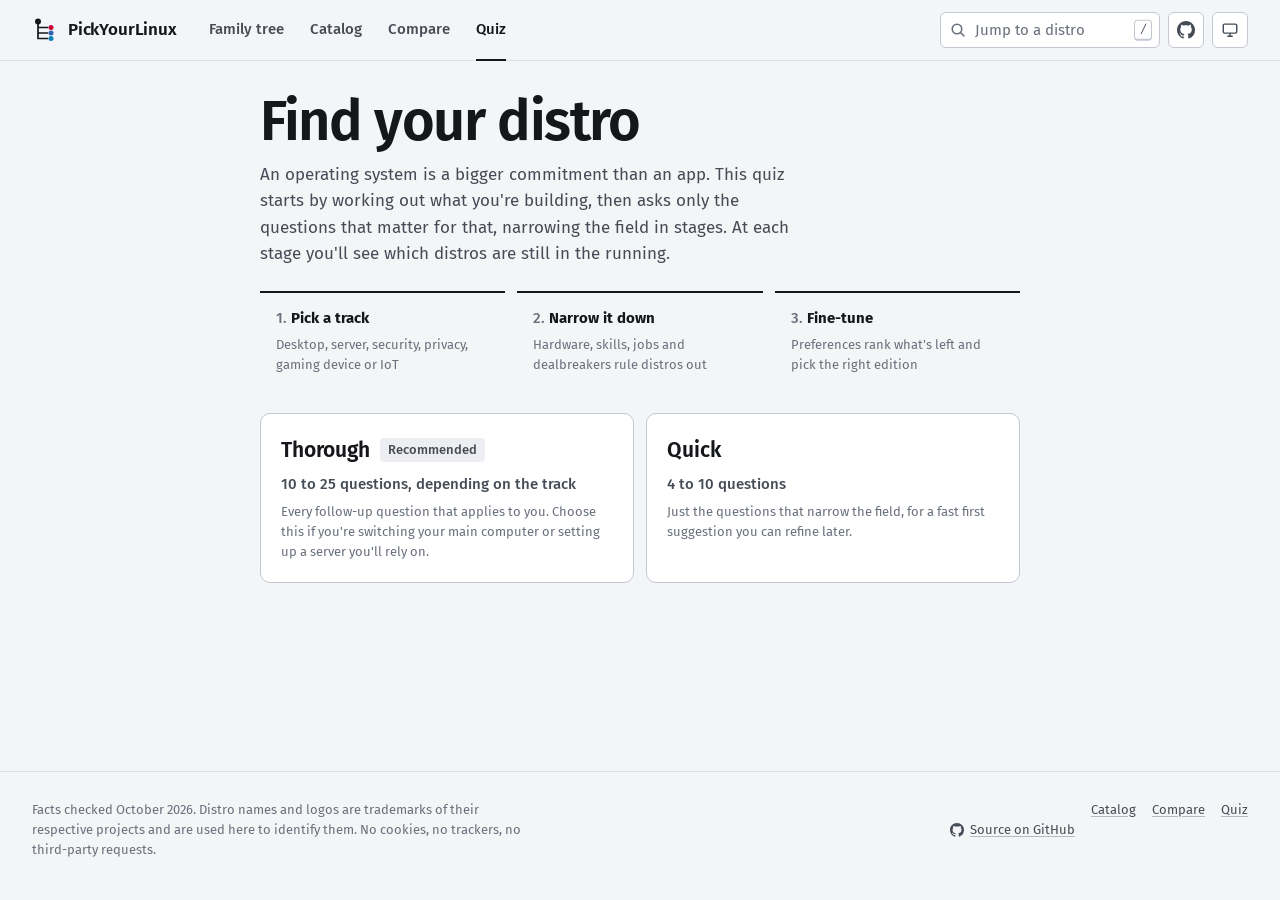
<file: quiz.html>
<!DOCTYPE html>
<html lang="en">
<head>
  <meta charset="utf-8">
  <meta name="viewport" content="width=device-width, initial-scale=1">
  <title>Find your distro · PickYourLinux</title>
  <meta name="description" content="An adaptive quiz that recommends a Linux distribution based on what you do, your hardware and your dealbreakers, with the reasons it fits and honest caveats.">
  <meta name="theme-color" content="#F4F5F7" media="(prefers-color-scheme: light)">
  <meta name="theme-color" content="#15171A" media="(prefers-color-scheme: dark)">
  <link rel="icon" href="img/mark.svg" type="image/svg+xml">
  <script>try{var t=JSON.parse(localStorage.getItem("pyl-theme-mode"));if(t==="light"||t==="dark")document.documentElement.dataset.theme=t}catch(e){}</script>
  <link rel="stylesheet" href="css/main.css">
</head>
<body>
  <a class="skip-link" href="#main">Skip to content</a>

  <header class="site-header">
    <div class="wrap">
      <a class="brand" href="index.html" aria-label="PickYourLinux home">
        <svg class="brand-mark" viewBox="0 0 26 26" aria-hidden="true">
          <path class="b-line" d="M6 7v14.5M6 10.5h9.5M6 16h9.5M6 21.5h9.5" fill="none" stroke-width="1.7" stroke-linecap="round"/>
          <circle class="b-root" cx="6" cy="4.5" r="3"/>
          <circle class="b-a" cx="19" cy="10.5" r="2.5"/>
          <circle class="b-b" cx="19" cy="16" r="2.5"/>
          <circle class="b-c" cx="19" cy="21.5" r="2.5"/>
        </svg>
        <span>PickYourLinux</span>
      </a>
      <nav class="nav" id="siteNav" aria-label="Main">
        <a href="index.html#family-tree">Family tree</a>
        <a href="catalog.html">Catalog</a>
        <a href="compare.html">Compare<span class="count" id="compareCount" hidden>0</span></a>
        <a href="quiz.html" aria-current="page">Quiz</a>
      </nav>
      <div class="header-tools">
        <div class="jump" role="search">
          <svg class="jump-icon" viewBox="0 0 16 16" fill="none" stroke="currentColor" stroke-width="1.6" aria-hidden="true"><circle cx="7" cy="7" r="4.75"/><path d="m10.5 10.5 3.5 3.5" stroke-linecap="round"/></svg>
          <input id="jumpInput" type="search" placeholder="Jump to a distro" autocomplete="off" spellcheck="false" role="combobox" aria-expanded="false" aria-controls="jumpList" aria-autocomplete="list" aria-label="Jump to a distro">
          <kbd>/</kbd>
          <ul class="jump-list" id="jumpList" role="listbox" hidden></ul>
        </div>
        <a class="icon-btn" href="https://github.com/carlmasters02/PickYourLinux" data-repo rel="noopener" target="_blank" aria-label="Source code on GitHub (opens in a new tab)" title="Source code on GitHub"><svg viewBox="0 0 16 16" fill="currentColor" aria-hidden="true"><path d="M8 0C3.58 0 0 3.58 0 8c0 3.54 2.29 6.53 5.47 7.59.4.07.55-.17.55-.38 0-.19-.01-.82-.01-1.49-2.01.37-2.53-.49-2.69-.94-.09-.23-.48-.94-.82-1.13-.28-.15-.68-.52-.01-.53.63-.01 1.08.58 1.23.82.72 1.21 1.87.87 2.33.66.07-.52.28-.87.51-1.07-1.78-.2-3.64-.89-3.64-3.95 0-.87.31-1.59.82-2.15-.08-.2-.36-1.02.08-2.12 0 0 .67-.21 2.2.82.64-.18 1.32-.27 2-.27.68 0 1.36.09 2 .27 1.53-1.04 2.2-.82 2.2-.82.44 1.1.16 1.92.08 2.12.51.56.82 1.27.82 2.15 0 3.07-1.87 3.75-3.65 3.95.29.25.54.73.54 1.48 0 1.07-.01 1.93-.01 2.2 0 .21.15.46.55.38A8.013 8.013 0 0 0 16 8c0-4.42-3.58-8-8-8z"/></svg></a>
        <button class="icon-btn" id="themeToggle" type="button" aria-label="Theme"></button>
        <button class="icon-btn menu-btn" id="menuToggle" type="button" aria-label="Menu" aria-expanded="false" aria-controls="siteNav">
          <svg viewBox="0 0 20 20" fill="none" stroke="currentColor" stroke-width="1.6" stroke-linecap="round"><path d="M3 6h14M3 10h14M3 14h14"/></svg>
        </button>
      </div>
    </div>
  </header>

  <main id="main">
    <div class="quiz" id="quiz" aria-live="polite">
      <noscript><h1>The quiz needs JavaScript</h1><p class="muted">You can still browse every distro in the <a href="catalog.html">catalog</a>.</p></noscript>
    </div>
  </main>



  <footer class="site-footer">
    <div class="wrap">
      <p>Facts checked October 2026. Distro names and logos are trademarks of their respective projects and are used here to identify them. No cookies, no trackers, no third-party requests.</p>
      <nav aria-label="Footer">
        <a href="https://github.com/carlmasters02/PickYourLinux" data-repo rel="noopener" target="_blank" class="gh-link"><svg viewBox="0 0 16 16" fill="currentColor" aria-hidden="true"><path d="M8 0C3.58 0 0 3.58 0 8c0 3.54 2.29 6.53 5.47 7.59.4.07.55-.17.55-.38 0-.19-.01-.82-.01-1.49-2.01.37-2.53-.49-2.69-.94-.09-.23-.48-.94-.82-1.13-.28-.15-.68-.52-.01-.53.63-.01 1.08.58 1.23.82.72 1.21 1.87.87 2.33.66.07-.52.28-.87.51-1.07-1.78-.2-3.64-.89-3.64-3.95 0-.87.31-1.59.82-2.15-.08-.2-.36-1.02.08-2.12 0 0 .67-.21 2.2.82.64-.18 1.32-.27 2-.27.68 0 1.36.09 2 .27 1.53-1.04 2.2-.82 2.2-.82.44 1.1.16 1.92.08 2.12.51.56.82 1.27.82 2.15 0 3.07-1.87 3.75-3.65 3.95.29.25.54.73.54 1.48 0 1.07-.01 1.93-.01 2.2 0 .21.15.46.55.38A8.013 8.013 0 0 0 16 8c0-4.42-3.58-8-8-8z"/></svg><span>Source on GitHub</span></a>
        <a href="catalog.html">Catalog</a>
        <a href="compare.html">Compare</a>
        <a href="quiz.html">Quiz</a>
      </nav>
    </div>
  </footer>

  <script src="js/editions.js"></script>
  <script src="js/data.js"></script>
  <script src="js/logos.js"></script>
  <script src="js/common.js"></script>
  <script src="js/quiz.js"></script>
</body>
</html>
</file>
<file: css/main.css>
/* ─── PickYourLinux ──────────────────────────────────────────────────────────
   Tokens → base → layout → components → pages.
   Family colours carry meaning (which root a distro descends from); everything
   else is neutral so the logos and lineage do the talking.
   ──────────────────────────────────────────────────────────────────────────── */

@font-face { font-family: "Fira Sans"; font-weight: 400; font-style: normal; font-display: swap; src: url(../fonts/fira-sans-400.woff2) format("woff2"); }
@font-face { font-family: "Fira Sans"; font-weight: 400; font-style: italic; font-display: swap; src: url(../fonts/fira-sans-400-italic.woff2) format("woff2"); }
@font-face { font-family: "Fira Sans"; font-weight: 500; font-style: normal; font-display: swap; src: url(../fonts/fira-sans-500.woff2) format("woff2"); }
@font-face { font-family: "Fira Sans"; font-weight: 600; font-style: normal; font-display: swap; src: url(../fonts/fira-sans-600.woff2) format("woff2"); }
@font-face { font-family: "Fira Sans"; font-weight: 700; font-style: normal; font-display: swap; src: url(../fonts/fira-sans-700.woff2) format("woff2"); }
@font-face { font-family: "Fira Code"; font-weight: 400; font-style: normal; font-display: swap; src: url(../fonts/fira-code-400.woff2) format("woff2"); }
@font-face { font-family: "Fira Code"; font-weight: 500; font-style: normal; font-display: swap; src: url(../fonts/fira-code-500.woff2) format("woff2"); }

:root {
  color-scheme: light;
  --font-sans: "Fira Sans", system-ui, -apple-system, "Segoe UI", sans-serif;
  --font-mono: "Fira Code", ui-monospace, "Cascadia Code", "DejaVu Sans Mono", monospace;

  --bg:        #F4F5F7;
  --surface:   #FFFFFF;
  --surface-2: #ECEEF1;
  --ink:       #15171B;
  --ink-2:     #464C56;
  --ink-3:     #69707B;
  --rule:      #DCDFE4;
  --rule-2:    #C3C8D0;

  --debian:      #C70036;
  --fedora:      #2F64B0;
  --arch:        #1180B8;
  --independent: #93600E;

  --good: #1D7A46;
  --warn: #9A5B00;
  --focus: #2F64B0;

  --radius-s: 4px;
  --radius:   6px;
  --radius-l: 10px;
  --shadow-pop: 0 1px 2px rgba(20, 23, 28, .06), 0 8px 24px rgba(20, 23, 28, .10);

  --step--1: .8125rem;  /* 13 */
  --step-0:  .9375rem;  /* 15 */
  --step-1:  1.0625rem; /* 17 */
  --step-2:  1.3125rem; /* 21 */
  --step-3:  1.75rem;   /* 28 */
  --step-4:  2.375rem;  /* 38 */
  --step-5:  clamp(2.25rem, 1.4rem + 3.6vw, 3.5rem);

  --page: 1240px;
  --gutter: clamp(16px, 3vw, 32px);
  --header-h: 60px;
}

@media (prefers-color-scheme: dark) {
  :root:not([data-theme="light"]) {
    color-scheme: dark;
    --bg:        #15171A;
    --surface:   #1C1F23;
    --surface-2: #25292E;
    --ink:       #E7E9EC;
    --ink-2:     #AEB4BD;
    --ink-3:     #8B919B;
    --rule:      #2D3137;
    --rule-2:    #3D424A;
    --debian:      #FF5C84;
    --fedora:      #7EA9EE;
    --arch:        #4DB3E6;
    --independent: #E2AA4E;
    --good: #5CC28A;
    --warn: #E5A54B;
    --focus: #7EA9EE;
    --shadow-pop: 0 1px 2px rgba(0, 0, 0, .3), 0 10px 30px rgba(0, 0, 0, .45);
  }
}
:root[data-theme="dark"] {
  color-scheme: dark;
  --bg:        #15171A;
  --surface:   #1C1F23;
  --surface-2: #25292E;
  --ink:       #E7E9EC;
  --ink-2:     #AEB4BD;
  --ink-3:     #8B919B;
  --rule:      #2D3137;
  --rule-2:    #3D424A;
  --debian:      #FF5C84;
  --fedora:      #7EA9EE;
  --arch:        #4DB3E6;
  --independent: #E2AA4E;
  --good: #5CC28A;
  --warn: #E5A54B;
  --focus: #7EA9EE;
  --shadow-pop: 0 1px 2px rgba(0, 0, 0, .3), 0 10px 30px rgba(0, 0, 0, .45);
}

/* ─── Base ──────────────────────────────────────────────────────────────── */

*, *::before, *::after { box-sizing: border-box; }
html { -webkit-text-size-adjust: 100%; scroll-padding-top: calc(var(--header-h) + 16px); }
body {
  margin: 0;
  background: var(--bg);
  color: var(--ink);
  font: 400 var(--step-0)/1.55 var(--font-sans);
  font-feature-settings: "kern", "liga";
  -webkit-font-smoothing: antialiased;
  text-rendering: optimizeLegibility;
  min-height: 100vh;
  display: flex;
  flex-direction: column;
}
main { flex: 1; }
img, svg { display: block; max-width: 100%; }
h1, h2, h3, h4 { margin: 0; font-weight: 600; line-height: 1.15; letter-spacing: -.01em; text-wrap: balance; }
p { margin: 0; text-wrap: pretty; }
ul, ol { margin: 0; padding: 0; }
a { color: inherit; text-decoration-color: color-mix(in srgb, currentColor 35%, transparent); text-underline-offset: .18em; }
a:hover { text-decoration-color: currentColor; }
button, input, select { font: inherit; color: inherit; }
code, kbd, .mono { font-family: var(--font-mono); font-size: .92em; font-variant-ligatures: none; }
kbd {
  display: inline-block;
  min-width: 1.5em;
  padding: 0 .35em;
  border: 1px solid var(--rule-2);
  border-bottom-width: 2px;
  border-radius: var(--radius-s);
  background: var(--surface);
  color: var(--ink-2);
  font-size: .78em;
  line-height: 1.5;
  text-align: center;
}
::selection { background: color-mix(in srgb, var(--focus) 28%, transparent); }
:focus-visible { outline: 2px solid var(--focus); outline-offset: 2px; border-radius: var(--radius-s); }
[tabindex="-1"]:focus { outline: none; }
[hidden] { display: none !important; }
.visually-hidden {
  position: absolute !important; width: 1px; height: 1px; padding: 0; margin: -1px;
  overflow: hidden; clip: rect(0 0 0 0); white-space: nowrap; border: 0;
}
.skip-link {
  position: absolute; left: 8px; top: -48px; z-index: 200;
  padding: 8px 12px; background: var(--ink); color: var(--bg); border-radius: var(--radius);
}
.skip-link:focus { top: 8px; }

.wrap { width: min(100% - 2 * var(--gutter), var(--page)); margin-inline: auto; }
.muted { color: var(--ink-2); }
.faint { color: var(--ink-3); }

/* Family colour as a variable any component can use */
[data-family="debian"]      { --fam: var(--debian); }
[data-family="fedora"]      { --fam: var(--fedora); }
[data-family="arch"]        { --fam: var(--arch); }
[data-family="independent"] { --fam: var(--independent); }

/* ─── Logos ─────────────────────────────────────────────────────────────── */

.logo { flex: none; object-fit: contain; fill: var(--logo-c, currentColor); }
@media (prefers-color-scheme: dark) { :root:not([data-theme="light"]) .logo { fill: var(--logo-d, currentColor); } }
:root[data-theme="dark"] .logo { fill: var(--logo-d, currentColor); }

/* ─── Header ────────────────────────────────────────────────────────────── */

.site-header {
  position: sticky; top: 0; z-index: 50;
  background: color-mix(in srgb, var(--bg) 88%, transparent);
  backdrop-filter: saturate(1.4) blur(12px);
  -webkit-backdrop-filter: saturate(1.4) blur(12px);
  border-bottom: 1px solid var(--rule);
}
.site-header .wrap { display: flex; align-items: center; gap: 20px; height: var(--header-h); }
.brand { display: flex; align-items: center; gap: 10px; text-decoration: none; font-weight: 600; font-size: var(--step-1); letter-spacing: -.01em; white-space: nowrap; }
.brand-mark { width: 26px; height: 26px; }
.brand-mark .b-line { stroke: var(--ink); }
.brand-mark .b-root { fill: var(--ink); }
.brand-mark .b-a { fill: var(--debian); }
.brand-mark .b-b { fill: var(--fedora); }
.brand-mark .b-c { fill: var(--arch); }
.brand b { font-weight: 600; color: var(--ink-3); }

.nav { display: flex; align-items: center; gap: 2px; margin-right: auto; }
.nav a {
  position: relative;
  padding: 8px 12px;
  border-radius: var(--radius);
  color: var(--ink-2);
  text-decoration: none;
  font-weight: 500;
  white-space: nowrap;
}
.nav a:hover { color: var(--ink); background: var(--surface-2); }
.nav a[aria-current="page"] { color: var(--ink); }
.nav a[aria-current="page"]::after {
  content: ""; position: absolute; left: 12px; right: 12px; bottom: -11px; height: 2px; background: var(--ink);
}
.nav .count {
  display: inline-grid; place-items: center; min-width: 18px; height: 18px; margin-left: 4px; padding: 0 5px;
  border-radius: 9px; background: var(--ink); color: var(--bg); font-size: 11px; font-weight: 600; vertical-align: 1px;
}

.header-tools { display: flex; align-items: center; gap: 8px; }

/* Jump-to-distro search */
.jump { position: relative; }
.jump input {
  width: 220px; height: 36px; padding: 0 34px 0 34px;
  border: 1px solid var(--rule-2); border-radius: var(--radius);
  background: var(--surface); color: var(--ink);
}
.jump input::placeholder { color: var(--ink-3); }
.jump .jump-icon { position: absolute; left: 10px; top: 50%; translate: 0 -50%; width: 16px; height: 16px; color: var(--ink-3); pointer-events: none; }
.jump kbd { position: absolute; right: 8px; top: 50%; translate: 0 -50%; pointer-events: none; }
.jump input:focus + kbd, .jump input:not(:placeholder-shown) + kbd { display: none; }
.jump-list {
  position: absolute; top: calc(100% + 6px); right: 0; width: 300px; max-height: 360px; overflow: auto;
  margin: 0; padding: 6px; list-style: none;
  background: var(--surface); border: 1px solid var(--rule-2); border-radius: var(--radius-l); box-shadow: var(--shadow-pop);
}
.jump-list li { display: flex; align-items: center; gap: 10px; padding: 7px 8px; border-radius: var(--radius); cursor: pointer; }
.jump-list li[aria-selected="true"] { background: var(--surface-2); }
.jump-list li small { margin-left: auto; color: var(--ink-3); font-size: var(--step--1); }
.jump-list .empty { color: var(--ink-3); cursor: default; }

.icon-btn {
  display: inline-grid; place-items: center; width: 36px; height: 36px;
  border: 1px solid var(--rule-2); border-radius: var(--radius); background: var(--surface); color: var(--ink-2); cursor: pointer;
}
.icon-btn:hover { color: var(--ink); border-color: var(--ink-3); }
.icon-btn svg { width: 18px; height: 18px; }

.menu-btn { display: none; }

@media (max-width: 960px) {
  .jump input { width: 160px; }
}
@media (max-width: 780px) {
  .menu-btn { display: inline-grid; }
  .site-header .wrap { gap: 10px; }
  .nav {
    position: absolute; top: var(--header-h); left: 0; right: 0;
    flex-direction: column; align-items: stretch; gap: 0; padding: 8px var(--gutter) 16px;
    background: var(--bg); border-bottom: 1px solid var(--rule);
    display: none;
  }
  .nav.open { display: flex; }
  .nav a { padding: 12px 8px; }
  .nav a[aria-current="page"]::after { left: 0; right: auto; top: 12px; bottom: 12px; width: 2px; height: auto; }
  .brand { margin-right: auto; }
  .jump { display: none; }
}

/* ─── Buttons & controls ────────────────────────────────────────────────── */

.btn {
  display: inline-flex; align-items: center; justify-content: center; gap: 8px;
  height: 40px; padding: 0 16px;
  border: 1px solid var(--rule-2); border-radius: var(--radius);
  background: var(--surface); color: var(--ink);
  font-weight: 500; text-decoration: none; white-space: nowrap; cursor: pointer;
  transition: background-color .15s, border-color .15s, color .15s;
}
.btn:hover { border-color: var(--ink-3); }
.btn:active { translate: 0 1px; }
.btn svg { width: 16px; height: 16px; }
.btn-primary { background: var(--ink); border-color: var(--ink); color: var(--bg); }
.btn-primary:hover { background: color-mix(in srgb, var(--ink) 86%, var(--bg)); border-color: transparent; }
.btn-ghost { background: transparent; border-color: transparent; color: var(--ink-2); }
.btn-ghost:hover { background: var(--surface-2); border-color: transparent; color: var(--ink); }
.btn-lg { height: 46px; padding: 0 20px; font-size: var(--step-1); }
.btn-sm { height: 32px; padding: 0 10px; font-size: var(--step--1); }
.btn[disabled] { opacity: .45; cursor: not-allowed; translate: none; }
.btn[aria-pressed="true"] { background: var(--surface-2); border-color: var(--ink-3); }

.segmented { display: inline-flex; padding: 3px; gap: 2px; background: var(--surface-2); border-radius: calc(var(--radius) + 3px); }
.segmented button {
  height: 30px; padding: 0 12px; border: 0; border-radius: var(--radius);
  background: transparent; color: var(--ink-2); font-weight: 500; cursor: pointer;
}
.segmented button:hover { color: var(--ink); }
.segmented button[aria-pressed="true"] { background: var(--surface); color: var(--ink); box-shadow: 0 1px 2px rgba(0,0,0,.08), 0 0 0 1px var(--rule); }

.field { display: grid; gap: 6px; }
.field > span { font-size: var(--step--1); font-weight: 500; color: var(--ink-2); }
.input, .select {
  height: 38px; padding: 0 12px;
  border: 1px solid var(--rule-2); border-radius: var(--radius);
  background: var(--surface); color: var(--ink);
}
.select {
  appearance: none; padding-right: 32px;
  background-image: url("data:image/svg+xml,%3Csvg xmlns='http://www.w3.org/2000/svg' viewBox='0 0 16 16' fill='none' stroke='%2369707B' stroke-width='1.6'%3E%3Cpath d='M4 6l4 4 4-4'/%3E%3C/svg%3E");
  background-repeat: no-repeat; background-position: right 10px center; background-size: 14px;
}

/* Family toggle chips */
.chips { display: flex; flex-wrap: wrap; gap: 6px; }
.chip {
  display: inline-flex; align-items: center; gap: 7px;
  height: 32px; padding: 0 12px;
  border: 1px solid var(--rule-2); border-radius: 16px;
  background: var(--surface); color: var(--ink-2); font-size: var(--step--1); font-weight: 500; cursor: pointer;
}
.chip:hover { color: var(--ink); border-color: var(--ink-3); }
.chip[aria-pressed="true"] { color: var(--ink); border-color: var(--fam, var(--ink)); box-shadow: inset 0 0 0 1px var(--fam, var(--ink)); }
.chip .swatch { width: 8px; height: 8px; border-radius: 50%; background: var(--fam, var(--ink-3)); }

.tag {
  display: inline-flex; align-items: center; gap: 6px;
  padding: 2px 8px; border-radius: var(--radius-s);
  background: var(--surface-2); color: var(--ink-2); font-size: var(--step--1); font-weight: 500; white-space: nowrap;
}
.tag .swatch { width: 7px; height: 7px; border-radius: 50%; background: var(--fam); }

/* Difficulty: five pips, filled up to the level */
.pips { display: inline-flex; align-items: center; gap: 3px; }
.pips i { width: 8px; height: 8px; border-radius: 2px; background: var(--rule-2); }
.pips i.on { background: var(--ink-2); }
.pips + .pips-label { margin-left: 8px; color: var(--ink-2); font-size: var(--step--1); }

/* ─── Section rhythm ────────────────────────────────────────────────────── */

.section { padding-block: clamp(48px, 7vw, 88px); }
.section + .section { border-top: 1px solid var(--rule); }
.section-head { display: grid; gap: 10px; max-width: 62ch; margin-bottom: 32px; }
.section-head h2 { font-size: var(--step-4); letter-spacing: -.02em; }
.section-head p { color: var(--ink-2); font-size: var(--step-1); }

.page-head { padding-block: clamp(32px, 5vw, 56px) 24px; }
.page-head h1 { font-size: var(--step-5); letter-spacing: -.025em; line-height: 1.02; }
.page-head p { margin-top: 12px; max-width: 62ch; color: var(--ink-2); font-size: var(--step-1); }

/* ─── Home: hero ────────────────────────────────────────────────────────── */

.hero { padding-block: clamp(36px, 6vw, 72px) 28px; }
.hero-grid { display: grid; grid-template-columns: minmax(0, 1.25fr) minmax(0, 1fr); gap: 24px 48px; align-items: end; }
.hero h1 { font-size: var(--step-5); letter-spacing: -.03em; line-height: 1; font-weight: 600; }
.hero-copy p { max-width: 54ch; color: var(--ink-2); font-size: var(--step-1); }
.hero-copy .actions { display: flex; flex-wrap: wrap; gap: 10px; margin-top: 20px; }
@media (max-width: 860px) { .hero-grid { grid-template-columns: 1fr; } }

/* ─── Home: introduction ────────────────────────────────────────────────── */

.intro { border-top: 1px solid var(--rule); }
.intro-grid { display: grid; grid-template-columns: minmax(0, 1fr) minmax(0, 470px); gap: 40px 64px; align-items: center; }
.intro-copy h2 { font-size: var(--step-4); letter-spacing: -.02em; margin-bottom: 28px; }
.beat + .beat { margin-top: 24px; }
.beat h3 { font-size: var(--step-1); margin-bottom: 6px; }
.beat p { max-width: 62ch; color: var(--ink-2); }
.beat strong { color: var(--ink); font-weight: 600; }

/* Layer diagram: what a distro is made of */
.stack-fig { margin: 0; }
.stack { display: grid; grid-template-columns: minmax(0, 1fr) 132px; gap: 6px 14px; }
.layer {
  grid-column: 1; display: grid; gap: 2px;
  padding: 12px 16px; border: 1px solid var(--rule-2); border-radius: var(--radius); background: var(--surface);
}
.layer strong { font-weight: 600; }
.layer span { color: var(--ink-3); font-size: var(--step--1); }
.layer.kernel { background: var(--ink); border-color: var(--ink); color: var(--bg); }
.layer.kernel span { color: color-mix(in srgb, var(--bg) 70%, var(--ink)); }
.layer.hw { background: transparent; border-style: dashed; color: var(--ink-2); }
.note { grid-column: 2; position: relative; display: flex; align-items: center; padding-left: 18px; color: var(--ink-2); font-size: var(--step--1); line-height: 1.35; }
.note::before { content: ""; position: absolute; left: 0; top: 6px; bottom: 6px; width: 8px; border: 1.5px solid var(--ink-3); border-left: 0; border-radius: 0 4px 4px 0; }
.note.distro { color: var(--ink); font-weight: 500; }
.stack-fig figcaption { margin-top: 14px; max-width: 52ch; color: var(--ink-3); font-size: var(--step--1); }
@media (max-width: 900px) {
  .intro-grid { grid-template-columns: 1fr; }
  .stack { grid-template-columns: minmax(0, 1fr) 108px; }
}

/* ─── Home: lineage explorer ────────────────────────────────────────────── */

.explorer { padding-block: clamp(48px, 7vw, 88px) clamp(40px, 6vw, 72px); border-top: 1px solid var(--rule); }
.explorer-head { margin-bottom: 12px; }
.explorer-bar {
  display: flex; flex-wrap: wrap; align-items: center; gap: 12px 20px;
  padding: 10px 0 14px;
}
.legend { display: flex; flex-wrap: wrap; align-items: center; gap: 8px 18px; color: var(--ink-2); font-size: var(--step--1); }
.legend span { display: inline-flex; align-items: center; gap: 8px; }
.legend svg { width: 28px; height: 8px; overflow: visible; }
.legend .fam-key i { width: 8px; height: 8px; border-radius: 50%; background: var(--fam); }
.explorer-bar .spacer { flex: 1; }

.stage {
  position: relative;
  border: 1px solid var(--rule); border-radius: var(--radius-l);
  background:
    radial-gradient(circle, color-mix(in srgb, var(--ink) 9%, transparent) 1px, transparent 1.2px) 0 0 / 22px 22px,
    var(--surface);
  overflow: hidden;
}

/* Graph view */
.graph { height: clamp(560px, 78vh, 860px); touch-action: none; }
.graph svg { width: 100%; height: 100%; cursor: grab; user-select: none; -webkit-user-select: none; }
.graph svg:active { cursor: grabbing; }
.graph .edge { fill: none; stroke: var(--fam); stroke-width: 1.6; opacity: .55; transition: opacity .2s; }
.graph .edge.source { stroke-dasharray: 5 4; }
.graph .node { cursor: pointer; transition: opacity .2s; }
.graph .node .disc { fill: var(--surface); stroke: var(--rule-2); stroke-width: 1; transition: stroke .15s; }
.graph .node.root .disc { stroke: var(--fam); stroke-width: 2; }
.graph .node .label { fill: var(--ink); font: 500 14px var(--font-sans); paint-order: stroke; stroke: var(--surface); stroke-width: 4px; stroke-linejoin: round; }
.graph .node.root .label { font-size: 19px; font-weight: 600; }
.graph .node .sub { fill: var(--ink-3); font: 400 12.5px var(--font-sans); paint-order: stroke; stroke: var(--surface); stroke-width: 4px; }
.graph .node:hover .disc, .graph .node:focus-visible .disc, .graph .node.active .disc { stroke: var(--fam); stroke-width: 2; }
.graph .node:focus-visible { outline: none; }
.graph .node:focus-visible .disc { stroke-width: 3; }
.graph .group-label { fill: var(--ink-2); font: 500 14px var(--font-sans); }
.graph .group-box { fill: none; stroke: var(--rule-2); stroke-dasharray: 3 4; }
.graph.focusing .edge { opacity: .08; }
.graph.focusing .node { opacity: .18; }
.graph.focusing .edge.lit { opacity: .95; stroke-width: 2.2; }
.graph.focusing .node.lit { opacity: 1; }

.graph-controls { position: absolute; right: 12px; bottom: 12px; display: flex; flex-direction: column; gap: 6px; }
.graph-hint { position: absolute; left: 14px; bottom: 12px; color: var(--ink-3); font-size: var(--step--1); pointer-events: none; }
@media (hover: none) { .graph-hint .pointer-only { display: none; } }

/* Tree (list) view: like `tree`, one column per family */
.tree { display: grid; grid-template-columns: repeat(3, minmax(0, 1fr)); gap: 0; }
.tree-col { padding: 22px 20px 26px; border-left: 1px solid var(--rule); }
.tree-col:first-child { border-left: 0; }
.tree-col.wide { grid-row: span 2; }
.tree-col.indep { grid-column: 2 / span 2; border-top: 1px solid var(--rule); }
.tree-root { display: flex; align-items: center; gap: 12px; margin-bottom: 14px; text-decoration: none; }
.tree-root h3 { font-size: var(--step-2); }
.tree-root .faint { font-size: var(--step--1); font-weight: 400; }
.tree-root:hover h3 { text-decoration: underline; text-decoration-color: var(--fam); text-underline-offset: .2em; }

.branch { list-style: none; }
.branch .branch { margin-left: 11px; }
.branch li { position: relative; padding-left: 22px; min-width: 0; }
/* vertical rail + elbow */
.branch li::before {
  content: ""; position: absolute; left: 0; top: 0; bottom: 0;
  border-left: 1.5px solid var(--rule-2);
}
.branch li:last-child::before { bottom: auto; height: 19px; }
.branch li::after {
  content: ""; position: absolute; left: 0; top: 18px; width: 16px;
  border-top: 1.5px solid var(--rule-2);
}
.branch li.source::after { border-top-style: dashed; }
.branch li.lit::before, .branch li.lit::after, .branch li.lit-rail::before { border-color: var(--fam); }
.leaf {
  display: flex; align-items: center; gap: 10px; min-height: 38px; padding: 4px 8px 4px 6px; margin-left: -6px;
  border-radius: var(--radius); text-decoration: none;
}
.leaf:hover, .leaf:focus-visible { background: var(--surface-2); }
.leaf .name { font-weight: 500; white-space: nowrap; }
.leaf .rel { min-width: 0; color: var(--ink-3); font-size: var(--step--1); white-space: nowrap; overflow: hidden; text-overflow: ellipsis; }
.indep-list { display: grid; grid-template-columns: repeat(auto-fill, minmax(150px, 1fr)); gap: 2px 12px; list-style: none; }

@media (max-width: 1100px) {
  .tree { grid-template-columns: repeat(2, minmax(0, 1fr)); }
  .tree-col.wide { grid-row: span 3; }
  .tree-col.indep { grid-column: 2; }
  .tree-col:nth-child(3) { border-top: 1px solid var(--rule); }
}
@media (max-width: 680px) {
  .tree { grid-template-columns: minmax(0, 1fr); }
  .tree-col, .tree-col.indep { grid-column: auto; grid-row: auto; border-left: 0; border-top: 1px solid var(--rule); }
  .tree-col:first-child { border-top: 0; }
  .graph { height: 70vh; }
}

/* Quick-look panel next to the graph */
.peek {
  position: absolute; top: 12px; right: 12px; width: min(340px, calc(100% - 24px));
  max-height: calc(100% - 24px); overflow: auto;
  padding: 18px; border: 1px solid var(--rule-2); border-radius: var(--radius-l);
  background: var(--surface); box-shadow: var(--shadow-pop);
}
.peek-head { display: flex; gap: 12px; align-items: center; padding-right: 28px; }
.peek-head h3 { font-size: var(--step-2); }
.peek-head p { color: var(--ink-2); font-size: var(--step--1); }
.peek .close { position: absolute; top: 10px; right: 10px; width: 30px; height: 30px; border: 0; }
.peek .lineage { margin-top: 14px; }
.peek p.desc { margin-top: 12px; color: var(--ink-2); font-size: var(--step--1); line-height: 1.55; }
.peek dl { margin: 14px 0 0; }
.peek .actions { display: flex; flex-wrap: wrap; gap: 8px; margin-top: 16px; }
@media (max-width: 680px) {
  .peek { top: auto; bottom: 12px; max-height: 60%; }
}

/* Lineage breadcrumb */
.lineage { display: flex; flex-wrap: wrap; align-items: center; gap: 4px 6px; list-style: none; font-size: var(--step--1); }
.lineage li { display: inline-flex; align-items: center; gap: 6px; }
.lineage li + li::before { content: ""; width: 14px; border-top: 1.5px solid var(--rule-2); margin-right: 2px; }
.lineage li.source::before { border-top-style: dashed; }
.lineage a { display: inline-flex; align-items: center; gap: 6px; padding: 2px 6px 2px 4px; border-radius: var(--radius-s); text-decoration: none; color: var(--ink-2); }
.lineage a:hover { background: var(--surface-2); color: var(--ink); }
.lineage [aria-current="page"] { color: var(--ink); font-weight: 600; }

/* Definition list used for facts */
.facts { display: grid; grid-template-columns: max-content 1fr; gap: 8px 16px; margin: 0; font-size: var(--step--1); }
.facts dt { color: var(--ink-3); }
.facts dd { margin: 0; color: var(--ink); }

/* Families overview */
.families { display: grid; grid-template-columns: repeat(4, minmax(0, 1fr)); border-top: 2px solid var(--ink); }
.family { padding: 24px 24px 8px 0; display: grid; align-content: start; gap: 12px; }
.family + .family { padding-left: 24px; border-left: 1px solid var(--rule); }
.family h3 { display: flex; align-items: center; gap: 10px; font-size: var(--step-2); }
.family h3 .swatch { width: 10px; height: 10px; border-radius: 50%; background: var(--fam); }
.family p { color: var(--ink-2); }
.family .members { display: flex; flex-wrap: wrap; gap: 6px; margin-top: 4px; }
.family .members a { display: inline-flex; align-items: center; justify-content: center; width: 34px; height: 34px; border-radius: var(--radius); border: 1px solid var(--rule); background: var(--surface); }
.family .members a:hover { border-color: var(--fam); }
.family .count { color: var(--ink-3); font-size: var(--step--1); }
@media (max-width: 980px) {
  .families { grid-template-columns: repeat(2, minmax(0, 1fr)); }
  .family:nth-child(3) { padding-left: 0; border-left: 0; }
  .family:nth-child(n+3) { border-top: 1px solid var(--rule); }
}
@media (max-width: 560px) {
  .families { grid-template-columns: 1fr; }
  .family, .family + .family { padding-left: 0; border-left: 0; }
  .family + .family { border-top: 1px solid var(--rule); }
}

/* Getting started steps (a real sequence, so numbered) */
.steps { display: grid; grid-template-columns: repeat(3, minmax(0, 1fr)); gap: 20px; list-style: none; counter-reset: step; }
.steps li { counter-increment: step; padding: 20px; border: 1px solid var(--rule); border-radius: var(--radius-l); background: var(--surface); }
.steps li::before { content: counter(step); display: grid; place-items: center; width: 28px; height: 28px; margin-bottom: 14px; border-radius: 50%; background: var(--ink); color: var(--bg); font-weight: 600; font-size: var(--step--1); }
.steps h3 { font-size: var(--step-1); margin-bottom: 6px; }
.steps p { color: var(--ink-2); font-size: var(--step--1); }
@media (max-width: 800px) { .steps { grid-template-columns: 1fr; } }

.split { display: grid; grid-template-columns: minmax(0, 1fr) minmax(0, 1fr); gap: 48px; align-items: start; }
@media (max-width: 860px) { .split { grid-template-columns: 1fr; gap: 28px; } }
.prose p + p { margin-top: 12px; }
.prose p { color: var(--ink-2); max-width: 62ch; }
.prose strong { color: var(--ink); font-weight: 600; }

.callout { padding: 28px; border-radius: var(--radius-l); background: var(--ink); color: var(--bg); display: grid; gap: 14px; }
.callout h2 { font-size: var(--step-3); }
.callout p { color: color-mix(in srgb, var(--bg) 78%, var(--ink)); }
.callout .btn-primary { background: var(--bg); color: var(--ink); border-color: var(--bg); justify-self: start; }

/* ─── Catalog ───────────────────────────────────────────────────────────── */

.filters { display: grid; gap: 14px; padding: 16px; margin-bottom: 18px; border: 1px solid var(--rule); border-radius: var(--radius-l); background: var(--surface); }
.filters-row { display: flex; flex-wrap: wrap; gap: 12px 16px; align-items: end; }
.filters .search { position: relative; flex: 1 1 260px; }
.filters .field { flex: 1 1 150px; }
.filters .field .select { width: 100%; }
@media (min-width: 900px) { .filters .field { flex: 0 1 190px; } }
.filters .search .input { width: 100%; padding-left: 36px; }
.filters .search svg { position: absolute; left: 12px; bottom: 11px; width: 16px; height: 16px; color: var(--ink-3); }
.result-count { color: var(--ink-3); font-size: var(--step--1); margin-left: auto; }

.table-wrap { border: 1px solid var(--rule); border-radius: var(--radius-l); background: var(--surface); overflow: clip; }
.distro-table { width: 100%; border-collapse: collapse; font-size: var(--step--1); }
.distro-table th {
  position: sticky; top: var(--header-h); z-index: 2;
  padding: 10px 12px; text-align: left; font-weight: 500; color: var(--ink-3);
  background: var(--surface); border-bottom: 1px solid var(--rule); white-space: nowrap;
}
.distro-table th button { padding: 0; border: 0; background: none; color: inherit; font-weight: inherit; cursor: pointer; }
.distro-table th button:hover { color: var(--ink); }
.distro-table th[aria-sort] button { color: var(--ink); }
.distro-table th[aria-sort="ascending"] button::after { content: " ↑"; }
.distro-table th[aria-sort="descending"] button::after { content: " ↓"; }
.distro-table td { padding: 10px 12px; border-bottom: 1px solid var(--rule); vertical-align: middle; color: var(--ink-2); }
.distro-table tr:last-child td { border-bottom: 0; }
.distro-table tbody tr { position: relative; transition: background-color .12s; }
.distro-table tbody tr:hover { background: color-mix(in srgb, var(--surface-2) 60%, transparent); }
.distro-table .col-check { width: 44px; padding-right: 0; }
.distro-table .who { display: flex; align-items: center; gap: 12px; min-width: 220px; }
.distro-table .who a { color: var(--ink); font-weight: 600; font-size: var(--step-0); text-decoration: none; }
.distro-table .who a:hover { text-decoration: underline; }
.distro-table .who a::after { content: ""; position: absolute; inset: 0; }
.distro-table .who p { color: var(--ink-3); }
.distro-table .col-check, .distro-table .col-check * { position: relative; z-index: 1; }
.distro-table .pkg { font-family: var(--font-mono); font-size: 12px; color: var(--ink-2); }
.distro-table td:last-child { white-space: nowrap; }
.check { width: 18px; height: 18px; accent-color: var(--ink); cursor: pointer; }
.empty-state { padding: 48px 16px; text-align: center; color: var(--ink-2); }
.empty-state .btn { margin-top: 14px; }

@media (max-width: 900px) {
  .distro-table thead { display: none; }
  .distro-table, .distro-table tbody, .distro-table tr, .distro-table td { display: block; }
  .distro-table tr { display: grid; grid-template-columns: 40px 1fr; padding: 12px; border-bottom: 1px solid var(--rule); }
  .distro-table tr:last-child { border-bottom: 0; }
  .distro-table td { padding: 2px 0; border: 0; }
  .distro-table .col-check { grid-row: span 6; padding-top: 10px; }
  .distro-table td[data-label]::before { content: attr(data-label) "  "; color: var(--ink-3); }
  .distro-table .who { min-width: 0; margin-bottom: 6px; }
}

.compare-tray {
  position: fixed; left: 50%; bottom: 16px; z-index: 40; translate: -50% 0;
  display: flex; align-items: center; gap: 12px; max-width: calc(100% - 32px);
  padding: 8px 8px 8px 14px; border-radius: 14px;
  background: var(--ink); color: var(--bg); box-shadow: var(--shadow-pop);
}
.compare-tray .logos { display: flex; gap: 4px; }
.compare-tray .logos span { display: grid; place-items: center; width: 28px; height: 28px; border-radius: var(--radius); background: var(--bg); }
.compare-tray .btn { height: 34px; }
.compare-tray .btn-primary { background: var(--bg); color: var(--ink); border-color: var(--bg); }
.compare-tray .btn-ghost { color: color-mix(in srgb, var(--bg) 70%, var(--ink)); }
.compare-tray .btn-ghost:hover { background: color-mix(in srgb, var(--bg) 12%, var(--ink)); color: var(--bg); }

/* ─── Distro page ───────────────────────────────────────────────────────── */

.man-head {
  display: flex; justify-content: space-between; gap: 12px;
  padding-block: 14px; border-bottom: 1px solid var(--rule);
  font-family: var(--font-mono); font-size: 12px; color: var(--ink-3);
}
.man-head span:nth-child(2) { text-align: center; }
@media (max-width: 600px) { .man-head span:nth-child(2) { display: none; } }

.distro-hero { display: grid; grid-template-columns: auto 1fr; gap: 8px 24px; align-items: center; padding-block: 32px 28px; }
.distro-hero .big-logo { grid-row: span 2; display: grid; place-items: center; width: 96px; height: 96px; border-radius: 20px; border: 1px solid var(--rule); background: var(--surface); }
.distro-hero h1 { font-size: var(--step-5); letter-spacing: -.025em; }
.distro-hero .tagline { color: var(--ink-2); font-size: var(--step-2); line-height: 1.3; }
.distro-hero .lineage, .distro-hero .actions { grid-column: 2; }
.distro-hero .actions { display: flex; flex-wrap: wrap; gap: 8px; margin-top: 10px; }
@media (max-width: 600px) {
  .distro-hero { grid-template-columns: 1fr; }
  .distro-hero .big-logo { grid-row: auto; width: 72px; height: 72px; border-radius: 16px; }
  .distro-hero .lineage, .distro-hero .actions { grid-column: auto; }
}

.distro-body { display: grid; grid-template-columns: minmax(0, 1fr) 360px; gap: 48px; padding-bottom: 72px; }
@media (max-width: 960px) { .distro-body { grid-template-columns: 1fr; gap: 32px; } }
.distro-main > section + section { margin-top: 36px; }
.distro-main h2, .distro-aside h2 { font-size: var(--step-2); margin-bottom: 12px; }
.distro-main .lead { font-size: var(--step-1); line-height: 1.65; color: var(--ink); max-width: 66ch; }

.ticks { list-style: none; display: grid; gap: 8px; }
.ticks li { position: relative; padding-left: 26px; color: var(--ink-2); }
.ticks li::before { content: ""; position: absolute; left: 2px; top: .5em; width: 12px; height: 7px; border-left: 2px solid var(--ink-3); border-bottom: 2px solid var(--ink-3); rotate: -45deg; translate: 0 -2px; }
.ticks.good li::before { border-color: var(--good); }
.ticks.bad li::before { content: ""; top: .72em; width: 12px; height: 0; border-left: 0; border-bottom: 2px solid var(--warn); rotate: 0deg; translate: none; }

.two-up { display: grid; grid-template-columns: 1fr 1fr; gap: 24px; }
@media (max-width: 640px) { .two-up { grid-template-columns: 1fr; } }
.two-up h3 { font-size: var(--step-0); margin-bottom: 10px; }

.pill-list { display: flex; flex-wrap: wrap; gap: 6px; list-style: none; }
.editions { display: grid; gap: 0; list-style: none; border-top: 1px solid var(--rule); }
.editions li { display: grid; grid-template-columns: minmax(150px, 220px) 1fr auto; gap: 4px 16px; align-items: baseline; padding: 10px 0; border-bottom: 1px solid var(--rule); }
.editions li > span:nth-child(2) { color: var(--ink-2); font-size: var(--step--1); }
.editions .roles { display: flex; gap: 4px; justify-content: end; }
@media (max-width: 640px) { .editions li { grid-template-columns: 1fr; } .editions .roles { justify-content: start; } }

.panel { padding: 20px; border: 1px solid var(--rule); border-radius: var(--radius-l); background: var(--surface); }
.panel + .panel { margin-top: 16px; }
.distro-aside { align-self: start; position: sticky; top: calc(var(--header-h) + 20px); }
@media (max-width: 960px) { .distro-aside { position: static; } }

.cmd { margin-top: 12px; }
.cmd:first-of-type { margin-top: 0; }
.cmd-label { display: block; margin-bottom: 6px; font-size: var(--step--1); color: var(--ink-3); }
.cmd-box {
  display: flex; align-items: flex-start; gap: 8px;
  padding: 10px 8px 10px 12px; border-radius: var(--radius);
  background: var(--surface-2); font-family: var(--font-mono); font-size: 12.5px; line-height: 1.6;
}
.cmd-box code { flex: 1; min-width: 0; overflow-wrap: anywhere; font-size: inherit; }
.cmd-box code::before { content: "$ "; color: var(--ink-3); }
.cmd-box code.plain::before { content: ""; }
.copy { flex: none; height: 26px; padding: 0 8px; border: 1px solid var(--rule-2); border-radius: var(--radius-s); background: var(--surface); color: var(--ink-2); font: 500 11px var(--font-sans); cursor: pointer; }
.copy:hover { color: var(--ink); }

.related { display: grid; gap: 4px; list-style: none; max-width: 720px; }
.related a { display: flex; align-items: center; gap: 10px; padding: 6px 8px; margin-inline: -8px; border-radius: var(--radius); text-decoration: none; }
.related a:hover { background: var(--surface-2); }
.related small { margin-left: auto; color: var(--ink-3); font-size: var(--step--1); text-align: right; }
.related-group + .related-group { margin-top: 18px; }
.related-group h3 { font-size: var(--step--1); font-weight: 500; color: var(--ink-3); margin-bottom: 6px; }

.not-found { padding-block: 96px; display: grid; gap: 14px; justify-items: start; }
.not-found h1 { font-size: var(--step-4); }

/* ─── Compare ───────────────────────────────────────────────────────────── */

.compare-pickers { display: grid; grid-template-columns: repeat(4, minmax(0, 1fr)) auto; gap: 12px; align-items: end; margin-bottom: 20px; }
.compare-reset { display: flex; align-items: end; }
@media (max-width: 860px) { .compare-pickers { grid-template-columns: repeat(2, minmax(0, 1fr)); } .compare-reset { grid-column: 1 / -1; } }
.compare-scroll { overflow-x: auto; border: 1px solid var(--rule); border-radius: var(--radius-l); background: var(--surface); }
.compare-table { width: 100%; min-width: 720px; border-collapse: collapse; table-layout: fixed; font-size: var(--step--1); }
.compare-table th, .compare-table td { padding: 12px 14px; border-bottom: 1px solid var(--rule); text-align: left; vertical-align: top; }
.compare-table tbody tr:last-child > * { border-bottom: 0; }
.compare-table thead th { vertical-align: bottom; }
.compare-table th[scope="row"] { width: 160px; color: var(--ink-3); font-weight: 500; }
.compare-table .head { display: grid; gap: 8px; }
.compare-table .head a { display: flex; align-items: center; gap: 10px; font-size: var(--step-1); font-weight: 600; text-decoration: none; }
.compare-table .head a:hover { text-decoration: underline; }
.compare-table .head p { color: var(--ink-3); font-weight: 400; }
.compare-table .group th { padding-top: 22px; color: var(--ink); font-weight: 600; font-size: var(--step-0); border-bottom-color: var(--rule-2); }
.compare-table ul { list-style: none; display: grid; gap: 6px; color: var(--ink-2); }
.bar { display: flex; align-items: center; gap: 10px; }
.bar .track { position: relative; flex: 1; height: 6px; border-radius: 3px; background: var(--surface-2); overflow: hidden; }
.bar .fill { position: absolute; inset: 0 auto 0 0; border-radius: 3px; background: var(--fam, var(--ink-2)); }
.bar .num { width: 2ch; text-align: right; color: var(--ink-2); font-variant-numeric: tabular-nums; }
.compare-table td.best .num { color: var(--ink); font-weight: 600; }

/* ─── Quiz ──────────────────────────────────────────────────────────────── */

.quiz { width: min(100% - 2 * var(--gutter), 760px); margin-inline: auto; padding-block: 32px 80px; }
.quiz-progress { display: grid; gap: 10px; margin-bottom: 32px; }
.quiz-progress .meta { display: flex; justify-content: space-between; color: var(--ink-3); font-size: var(--step--1); }
.segments { display: grid; grid-template-columns: repeat(var(--n, 12), 1fr); gap: 4px; }
.segments i { height: 4px; border-radius: 2px; background: var(--rule-2); }
.segments i.done { background: var(--ink-2); }
.segments i.now { background: var(--ink); }

.question h1 { font-size: var(--step-4); letter-spacing: -.02em; }
.question .hint { margin-top: 10px; color: var(--ink-2); font-size: var(--step-1); }
.options { display: grid; gap: 8px; margin-top: 28px; border: 0; padding: 0; }
.option { position: relative; display: grid; grid-template-columns: 28px 1fr auto; gap: 2px 12px; align-items: center; padding: 14px 16px; border: 1px solid var(--rule-2); border-radius: var(--radius-l); background: var(--surface); cursor: pointer; transition: border-color .12s, background-color .12s; }
.option:hover { border-color: var(--ink-3); }
.option input { position: absolute; opacity: 0; pointer-events: none; }
.option .radio { grid-row: span 2; width: 18px; height: 18px; border: 1.5px solid var(--ink-3); border-radius: 50%; transition: border-width .12s, border-color .12s; }
.option .label { font-weight: 600; }
.option .desc { grid-column: 2; color: var(--ink-2); font-size: var(--step--1); }
.option kbd { grid-row: 1 / span 2; grid-column: 3; }
.option:has(input:checked) { border-color: var(--ink); box-shadow: inset 0 0 0 1px var(--ink); }
.option:has(input:checked) .radio { border: 5.5px solid var(--ink); }
.option:has(input:focus-visible) { outline: 2px solid var(--focus); outline-offset: 2px; }
@media (hover: none) { .option kbd { display: none; } }

/* Multi-choice options get square checkboxes */
.options.multi .option .radio { border-radius: 4px; position: relative; }
.options.multi .option:has(input:checked) .radio { border: 0; background: var(--ink); }
.options.multi .option:has(input:checked) .radio::after {
  content: ""; position: absolute; left: 5px; top: 2px; width: 6px; height: 10px;
  border: solid var(--bg); border-width: 0 2px 2px 0; rotate: 45deg;
}
.segments i.gap { margin-left: 6px; }

/* Staged quiz */
.filter-flag { display: inline-block; margin-left: 6px; padding: 1px 8px; border-radius: 10px; background: var(--surface-2); color: var(--ink-2); font-size: var(--step--1); font-weight: 500; vertical-align: 1px; }
.how-stages { display: grid; grid-template-columns: repeat(3, minmax(0, 1fr)); gap: 12px; margin: 0 0 24px; padding: 0; list-style: none; counter-reset: hs; }
.how-stages li { counter-increment: hs; display: grid; gap: 4px; padding: 14px 16px; border-top: 2px solid var(--ink); font-size: var(--step--1); color: var(--ink-3); }
.how-stages li strong { color: var(--ink); font-size: var(--step-0); }
.how-stages li strong::before { content: counter(hs) ". "; color: var(--ink-3); font-weight: 500; }
@media (max-width: 600px) { .how-stages { grid-template-columns: 1fr; } }

.checkpoint h1 { font-size: var(--step-4); letter-spacing: -.02em; }
.checkpoint .hint { margin-top: 10px; color: var(--ink-2); font-size: var(--step-1); }
.cp-label { margin: 26px 0 10px; font-size: var(--step--1); font-weight: 500; color: var(--ink-3); }
.leaders { display: grid; grid-template-columns: repeat(3, minmax(0, 1fr)); gap: 10px; list-style: none; }
@media (max-width: 640px) { .leaders { grid-template-columns: 1fr; } }
.lead-card { display: flex; align-items: center; gap: 12px; padding: 14px; border: 1px solid var(--rule-2); border-left: 3px solid var(--fam); border-radius: var(--radius-l); background: var(--surface); }
.lead-card span { display: grid; min-width: 0; }
.lead-card small { color: var(--ink-3); font-size: var(--step--1); }
.pool { display: flex; flex-wrap: wrap; gap: 6px; list-style: none; }
.pool-chip { display: inline-flex; align-items: center; gap: 7px; padding: 5px 10px 5px 7px; border: 1px solid var(--rule); border-radius: 16px; background: var(--surface); font-size: var(--step--1); color: var(--ink-2); }
.pool-more { padding: 5px 4px; font-size: var(--step--1); color: var(--ink-3); }
.relaxed { margin-top: 14px; padding: 10px 14px; border-radius: var(--radius); background: color-mix(in srgb, var(--warn) 12%, var(--surface)); color: var(--ink); font-size: var(--step--1); }

.edition-pick { grid-column: 1 / -1; display: grid; gap: 2px; padding: 12px 16px; border-radius: var(--radius); background: var(--surface-2); }
.edition-pick strong { font-size: var(--step-1); }
.edition-pick span:last-child { color: var(--ink-2); font-size: var(--step--1); }

.narrowing { margin-top: 36px; }
.narrowing h2 { font-size: var(--step-2); margin-bottom: 14px; }
.funnel { display: grid; gap: 6px; padding: 0; list-style: none; }
.funnel li { display: grid; grid-template-columns: 56px 1fr; align-items: center; gap: 12px; font-size: var(--step--1); color: var(--ink-2); }
.funnel .n { justify-self: end; font-variant-numeric: tabular-nums; font-weight: 600; color: var(--ink); font-size: var(--step-0); }
.funnel li + li { position: relative; }
.funnel li.loosened .n { color: var(--warn); }

/* Start screen */
.mode-pick { display: grid; grid-template-columns: 1fr 1fr; gap: 12px; }
@media (max-width: 600px) { .mode-pick { grid-template-columns: 1fr; } }
.mode {
  display: grid; gap: 6px; align-content: start; padding: 20px; text-align: left;
  border: 1px solid var(--rule-2); border-radius: var(--radius-l); background: var(--surface); cursor: pointer;
  transition: border-color .12s;
}
.mode:hover { border-color: var(--ink); }
.mode-title { display: flex; align-items: center; gap: 10px; font-size: var(--step-2); font-weight: 600; }
.mode-meta { color: var(--ink-2); font-weight: 500; }
.mode-desc { color: var(--ink-3); font-size: var(--step--1); }

/* Results extras */
.result-hero .req { grid-column: 1 / -1; display: flex; flex-wrap: wrap; align-items: center; gap: 8px 12px; font-size: var(--step--1); }
.notes { margin-top: 20px; padding: 20px 24px; border: 1px solid var(--rule); border-left: 3px solid var(--warn); border-radius: var(--radius-l); background: var(--surface); }
.notes h2 { font-size: var(--step-1); margin-bottom: 10px; }
.notes ul { display: grid; gap: 10px; list-style: none; }
.notes li { color: var(--ink-2); font-size: var(--step--1); line-height: 1.6; max-width: 72ch; }

.quiz-nav { display: flex; align-items: center; gap: 12px; margin-top: 28px; }
.quiz-nav .spacer { flex: 1; }
.quiz-nav .keys { color: var(--ink-3); font-size: var(--step--1); }
@media (max-width: 600px) {
  .quiz-nav .keys { display: none; }
  .quiz-nav { flex-wrap: wrap; }
  .quiz-nav .btn-primary { order: -1; flex: 1 1 100%; }
  .quiz-nav .spacer { display: none; }
}

.result-hero { display: grid; grid-template-columns: auto 1fr; gap: 20px 24px; padding: 28px; border: 1px solid var(--rule); border-radius: var(--radius-l); background: var(--surface); }
.result-hero .big-logo { display: grid; place-items: center; width: 88px; height: 88px; border-radius: 18px; border: 1px solid var(--rule); }
.result-hero .eyebrow { color: var(--ink-3); font-size: var(--step--1); }
.result-hero h1 { font-size: var(--step-4); letter-spacing: -.02em; }
.result-hero .tagline { color: var(--ink-2); font-size: var(--step-1); margin-top: 4px; }
.result-hero .body { grid-column: 1 / -1; display: grid; grid-template-columns: 1fr 1fr; gap: 24px; }
.result-hero .body h3 { font-size: var(--step-0); margin-bottom: 10px; }
.result-hero .actions { grid-column: 1 / -1; display: flex; flex-wrap: wrap; gap: 8px; }
@media (max-width: 640px) {
  .result-hero { grid-template-columns: 1fr; padding: 20px; }
  .result-hero .body { grid-template-columns: 1fr; }
}
.fit { display: flex; align-items: center; gap: 10px; margin-top: 10px; color: var(--ink-2); font-size: var(--step--1); }
.fit .track { width: 160px; height: 6px; border-radius: 3px; background: var(--surface-2); overflow: hidden; }
.fit .fill { height: 100%; background: var(--fam); border-radius: 3px; }

.runners { display: grid; gap: 8px; list-style: none; margin-top: 14px; }
.runner { display: grid; grid-template-columns: 40px 1fr auto; gap: 4px 14px; align-items: center; padding: 14px 16px; border: 1px solid var(--rule); border-radius: var(--radius-l); background: var(--surface); text-decoration: none; }
.runner:hover { border-color: var(--ink-3); }
.runner > .logo { grid-row: span 2; }
.runner .name { font-weight: 600; }
.runner .why { grid-column: 2; color: var(--ink-3); font-size: var(--step--1); }
.runner .fit { grid-row: span 2; grid-column: 3; margin: 0; }
.runner .fit .track { width: 90px; }
@media (max-width: 560px) { .runner .fit { grid-column: 2; grid-row: auto; } }

.answers { margin-top: 32px; border-top: 1px solid var(--rule); }
.answers summary { padding: 16px 0; cursor: pointer; font-weight: 600; }
.answers ol { display: grid; gap: 6px; padding-left: 0; list-style: none; padding-bottom: 8px; }
.answers li { display: flex; gap: 12px; align-items: baseline; font-size: var(--step--1); color: var(--ink-2); }
.answers li span:first-child { flex: 1; }
.answers li strong { color: var(--ink); font-weight: 500; }
.answers button { padding: 0; border: 0; background: none; color: var(--ink-3); text-decoration: underline; cursor: pointer; font-size: inherit; }
.answers button:hover { color: var(--ink); }

/* ─── Footer ────────────────────────────────────────────────────────────── */

.site-footer { border-top: 1px solid var(--rule); padding-block: 28px 40px; color: var(--ink-3); font-size: var(--step--1); }
.site-footer .wrap { display: flex; flex-wrap: wrap; justify-content: space-between; gap: 12px 32px; }
.site-footer p { max-width: 70ch; }
.site-footer nav { display: flex; gap: 16px; }
.site-footer a { color: var(--ink-2); }
.site-footer .gh-link { display: inline-flex; align-items: center; gap: 6px; }
.site-footer .gh-link svg { width: 14px; height: 14px; }

/* ─── Toast ─────────────────────────────────────────────────────────────── */

.toast {
  position: fixed; left: 50%; bottom: 24px; z-index: 100; translate: -50% 12px;
  padding: 10px 14px; border-radius: var(--radius); background: var(--ink); color: var(--bg);
  font-size: var(--step--1); opacity: 0; pointer-events: none; transition: opacity .2s, translate .2s;
}
.toast.show { opacity: 1; translate: -50% 0; }

/* ─── Motion ────────────────────────────────────────────────────────────── */

.reveal-graph .node, .reveal-graph .edge { animation: graph-in .5s cubic-bezier(.2, .7, .2, 1) both; animation-delay: calc(var(--d, 0) * 1ms); }
@keyframes graph-in { from { opacity: 0; } }

@media (prefers-reduced-motion: reduce) {
  *, *::before, *::after { animation-duration: .01ms !important; animation-iteration-count: 1 !important; transition-duration: .01ms !important; scroll-behavior: auto !important; }
}
</file>
